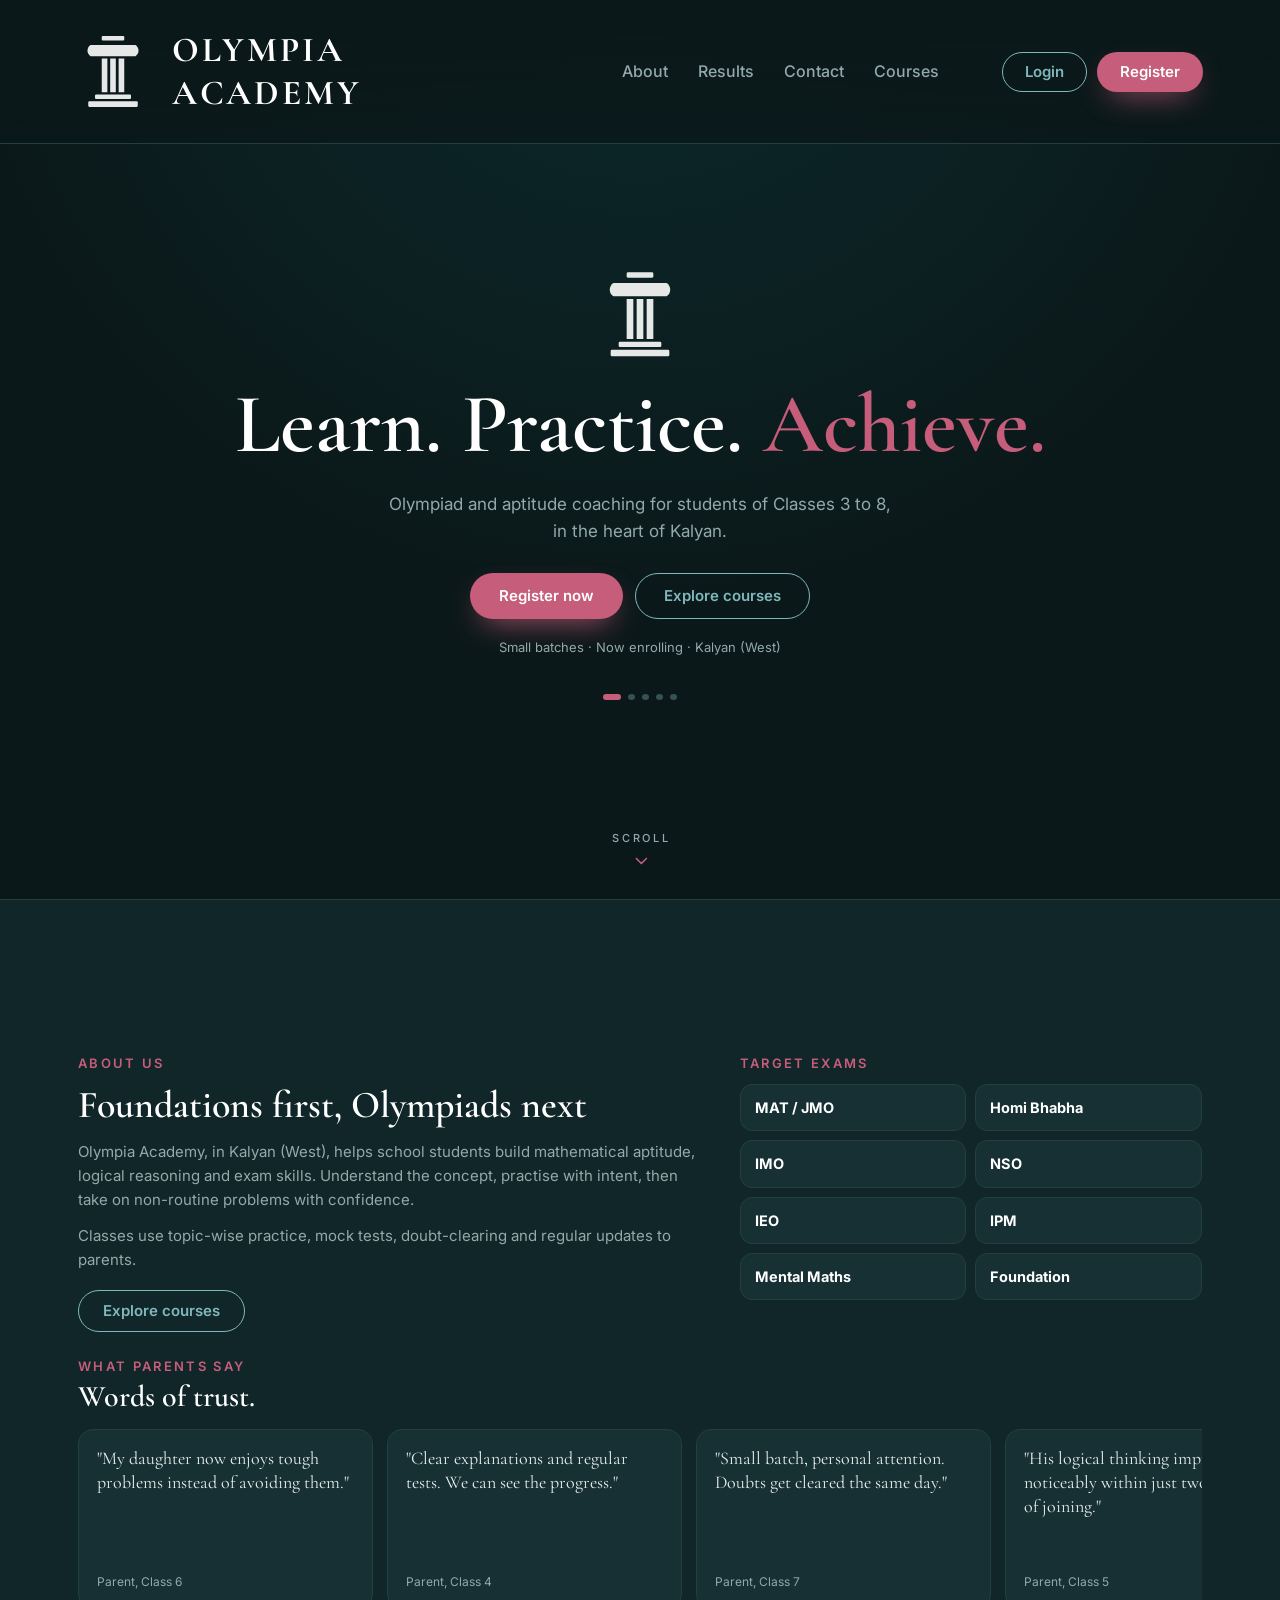
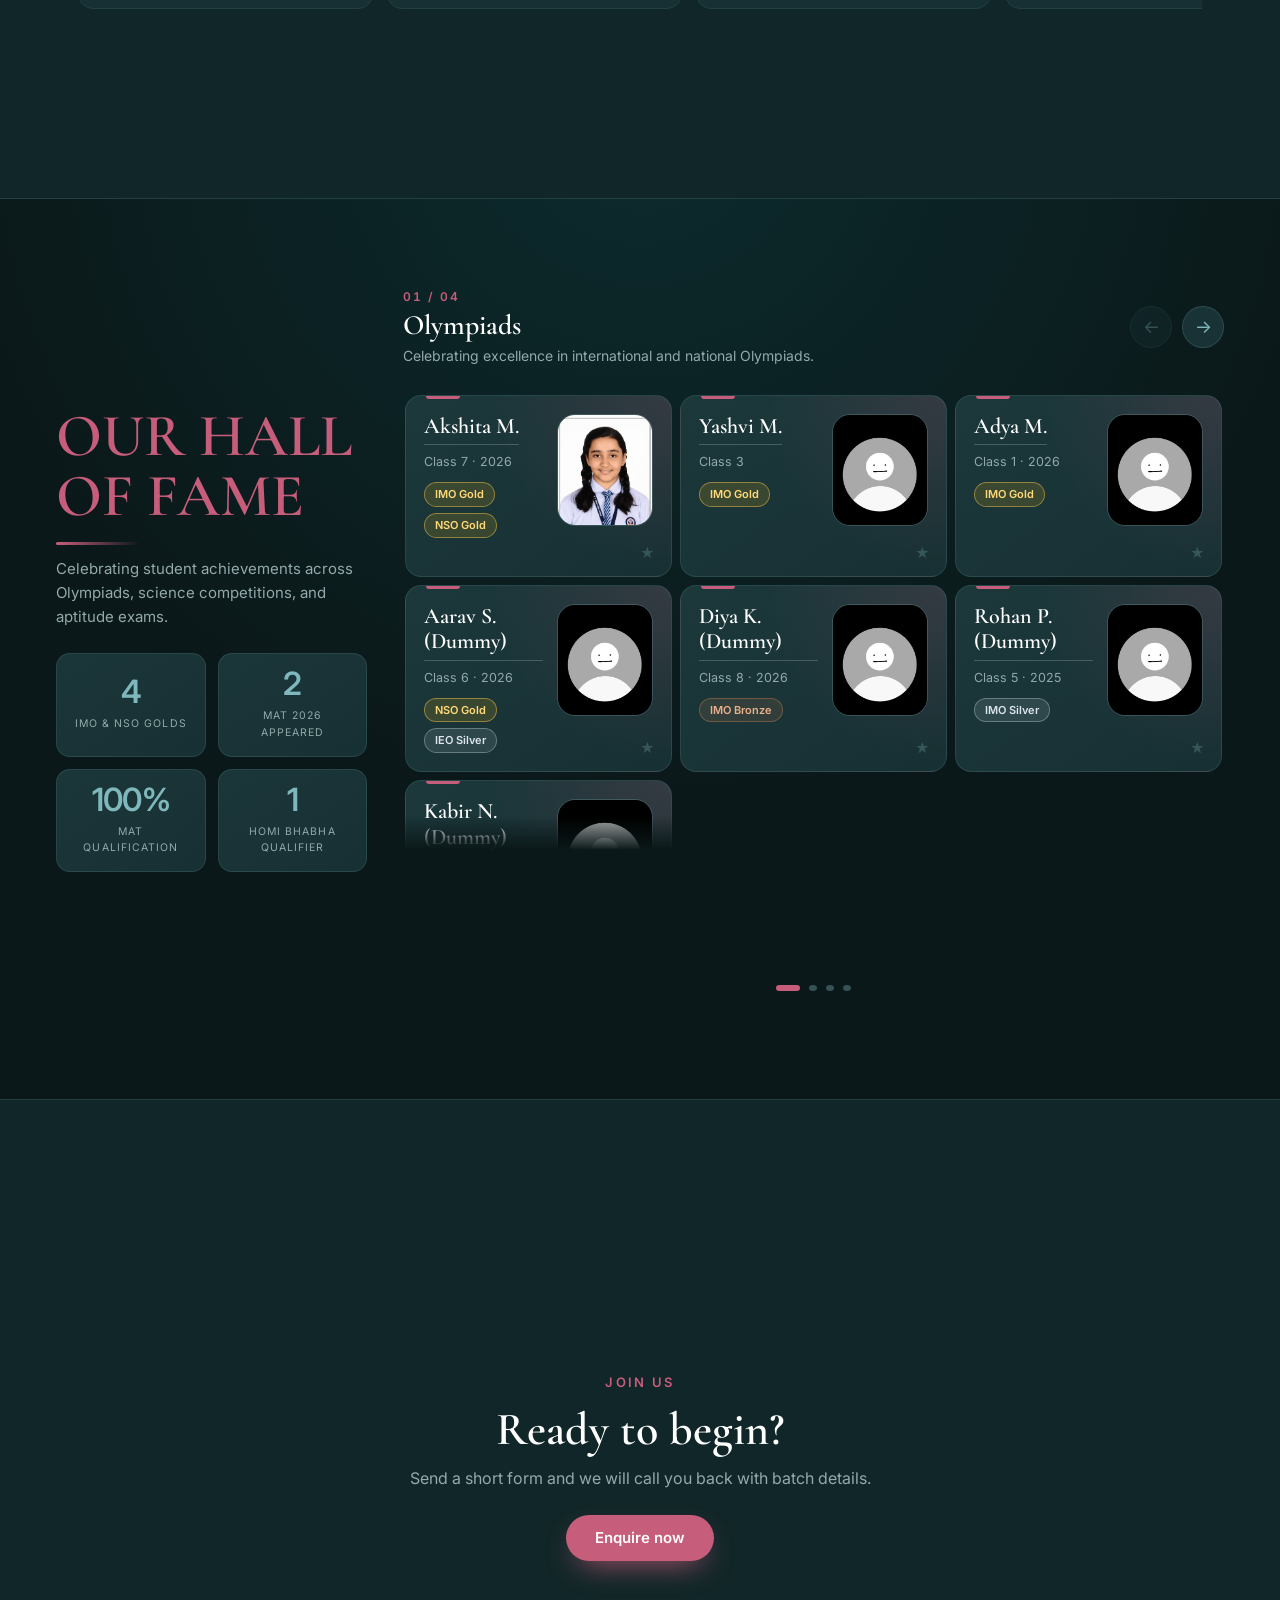
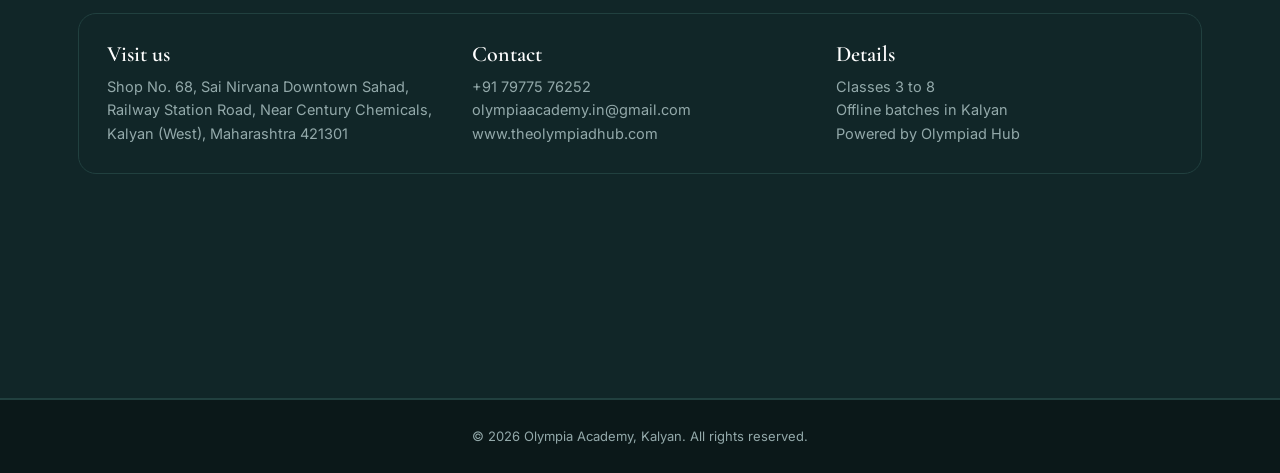
<file: index.html>
<!DOCTYPE html>
<html lang="en">

<head>
  <meta charset="UTF-8">
  <meta name="viewport" content="width=device-width, initial-scale=1, viewport-fit=cover">
  <title>Olympia Academy · Learn. Practice. Achieve.</title>
  <meta name="description" content="Olympia Academy, Kalyan: Olympiad, MAT and JMO coaching for Classes 3 to 8.">
  <meta property="og:title" content="Olympia Academy · Learn. Practice. Achieve.">
  <meta property="og:description" content="Olympiad, MAT and JMO coaching for Classes 3 to 8 in Kalyan (West).">
  <meta property="og:type" content="website">
  <link rel="icon" href="images/logo.svg" type="image/svg+xml">

  <link rel="preconnect" href="https://fonts.googleapis.com">
  <link rel="preconnect" href="https://fonts.gstatic.com" crossorigin>
  <link
    href="https://fonts.googleapis.com/css2?family=Cormorant+Garamond:wght@500;600;700&family=Inter:wght@400;500;600&display=swap"
    rel="stylesheet">
  <link rel="stylesheet" href="base.css">
  <link rel="stylesheet" href="header.css">
  <link rel="stylesheet" href="style.css">
</head>

<body>

  <div id="header-container"></div>

  <main>

    <section class="panel hero-panel" id="home">
      <div class="hero-carousel" id="heroCarousel">
        <div class="hero-track" id="heroTrack">
          <div class="hero-slide">
            <div class="hero">
              <img class="hero-emblem" src="images/logo.svg" alt="" aria-hidden="true">
              <h1>Learn. Practice. <span>Achieve.</span></h1>
              <p>Olympiad and aptitude coaching for students of Classes 3 to 8, in the heart of Kalyan.</p>
              <div class="hero-actions">
                <button type="button" class="btn btn-accent" data-open>Register now</button>
                <a class="btn btn-ghost" href="courses.html">Explore courses</a>
              </div>
              <small>Small batches · Now enrolling · Kalyan (West)</small>
            </div>
          </div>
        </div>
        <div class="hero-dots" id="heroDots"></div>
      </div>

      <a class="hint" href="#about" aria-label="Scroll to About">
        <span>SCROLL</span>
        <svg viewBox="0 0 24 24" aria-hidden="true">
          <path d="M6 9l6 6 6-6" />
        </svg>
      </a>
    </section>

    <section class="panel" id="about">
      <div class="wrap">
        <div class="cols">
          <div>
            <div class="eyebrow">About us</div>
            <h2>Foundations first, Olympiads next</h2>
            <p>Olympia Academy, in Kalyan (West), helps school students build mathematical aptitude, logical reasoning
              and exam skills. Understand the concept, practise with intent, then take on non-routine problems with
              confidence.</p>
            <p>Classes use topic-wise practice, mock tests, doubt-clearing and regular updates to parents.</p>
            <a class="btn btn-ghost about-cta" href="courses.html#programmes">Explore courses</a>
          </div>

          <div>
            <div class="eyebrow">Target exams</div>
            <div class="exams">
              <div class="exam"><b>MAT / JMO</b></div>
              <div class="exam"><b>Homi Bhabha</b></div>
              <div class="exam"><b>IMO</b></div>
              <div class="exam"><b>NSO</b></div>
              <div class="exam"><b>IEO</b></div>
              <div class="exam"><b>IPM</b></div>
              <div class="exam"><b>Mental Maths</b></div>
              <div class="exam"><b>Foundation</b></div>
            </div>
          </div>
        </div>

        <div class="testimony-heading">
          <div>
            <div class="eyebrow">What parents say</div>
            <h2>Words of trust.</h2>
          </div>
        </div>
        <div class="testimony-rail" id="testimonyRail"></div>
      </div>
    </section>

    <section class="panel" id="results">
      <div class="wrap results-layout">
        <div class="results-top">
          <div class="results-intro">
            <h2>OUR HALL OF FAME</h2>
            <p class="lead">Celebrating student achievements across Olympiads, science competitions, and aptitude exams.
            </p>
          </div>
          <div class="stats" id="statsContainer"></div>
        </div>

        <div class="results-content">
          <div class="category-header">
            <div class="category-title">
              <div class="category-number" id="categoryNumber">01 / 04</div>
              <h3 class="subheading" id="categoryTitle">Olympiads</h3>
              <p class="category-description" id="categoryDescription">
                Celebrating excellence in Olympiads.
              </p>
            </div>

            <div class="category-controls">
              <button type="button" class="category-arrow" id="prevCategory" aria-label="Previous category">
                &#8592;
              </button>
              <button type="button" class="category-arrow" id="nextCategory" aria-label="Next category">
                &#8594;
              </button>
            </div>
          </div>

          <div class="category-viewport" id="categoryViewport">
            <div class="category-track" id="categoryTrack"></div>
          </div>

          <div class="category-pagination" id="categoryPagination"></div>
        </div>
      </div>
    </section>

    <section class="panel" id="contact">
      <div class="wrap contact-inner">
        <div class="eyebrow">Join us</div>
        <h2>Ready to begin?</h2>
        <p class="lead">Send a short form and we will call you back with batch details.</p>
        <button type="button" class="btn btn-accent" data-open>Enquire now</button>

        <div class="cgrid">
          <div>
            <h3>Visit us</h3>
            Shop No. 68, Sai Nirvana Downtown Sahad,<br>
            Railway Station Road, Near Century Chemicals,<br>
            Kalyan (West), Maharashtra 421301
          </div>
          <div>
            <h3>Contact</h3>
            <a href="tel:+917977576252">+91 79775 76252</a><br>
            <a href="mailto:olympiaacademy.in@gmail.com">olympiaacademy.in@gmail.com</a><br>
            <a href="https://www.theolympiadhub.com" target="_blank"
              rel="noopener noreferrer">www.theolympiadhub.com</a>
          </div>
          <div>
            <h3>Details</h3>
            Classes 3 to 8<br>
            Offline batches in Kalyan<br>
            Powered by Olympiad Hub
          </div>
        </div>
      </div>
    </section>

  </main>

  <footer class="site-footer">
    © <span id="yr"></span> Olympia Academy, Kalyan. All rights reserved.
  </footer>

  <!-- Shared forms are loaded by home.js -->
  <div id="forms-container"></div>
  <script src="home.js" defer></script>
</body>

</html>
</file>
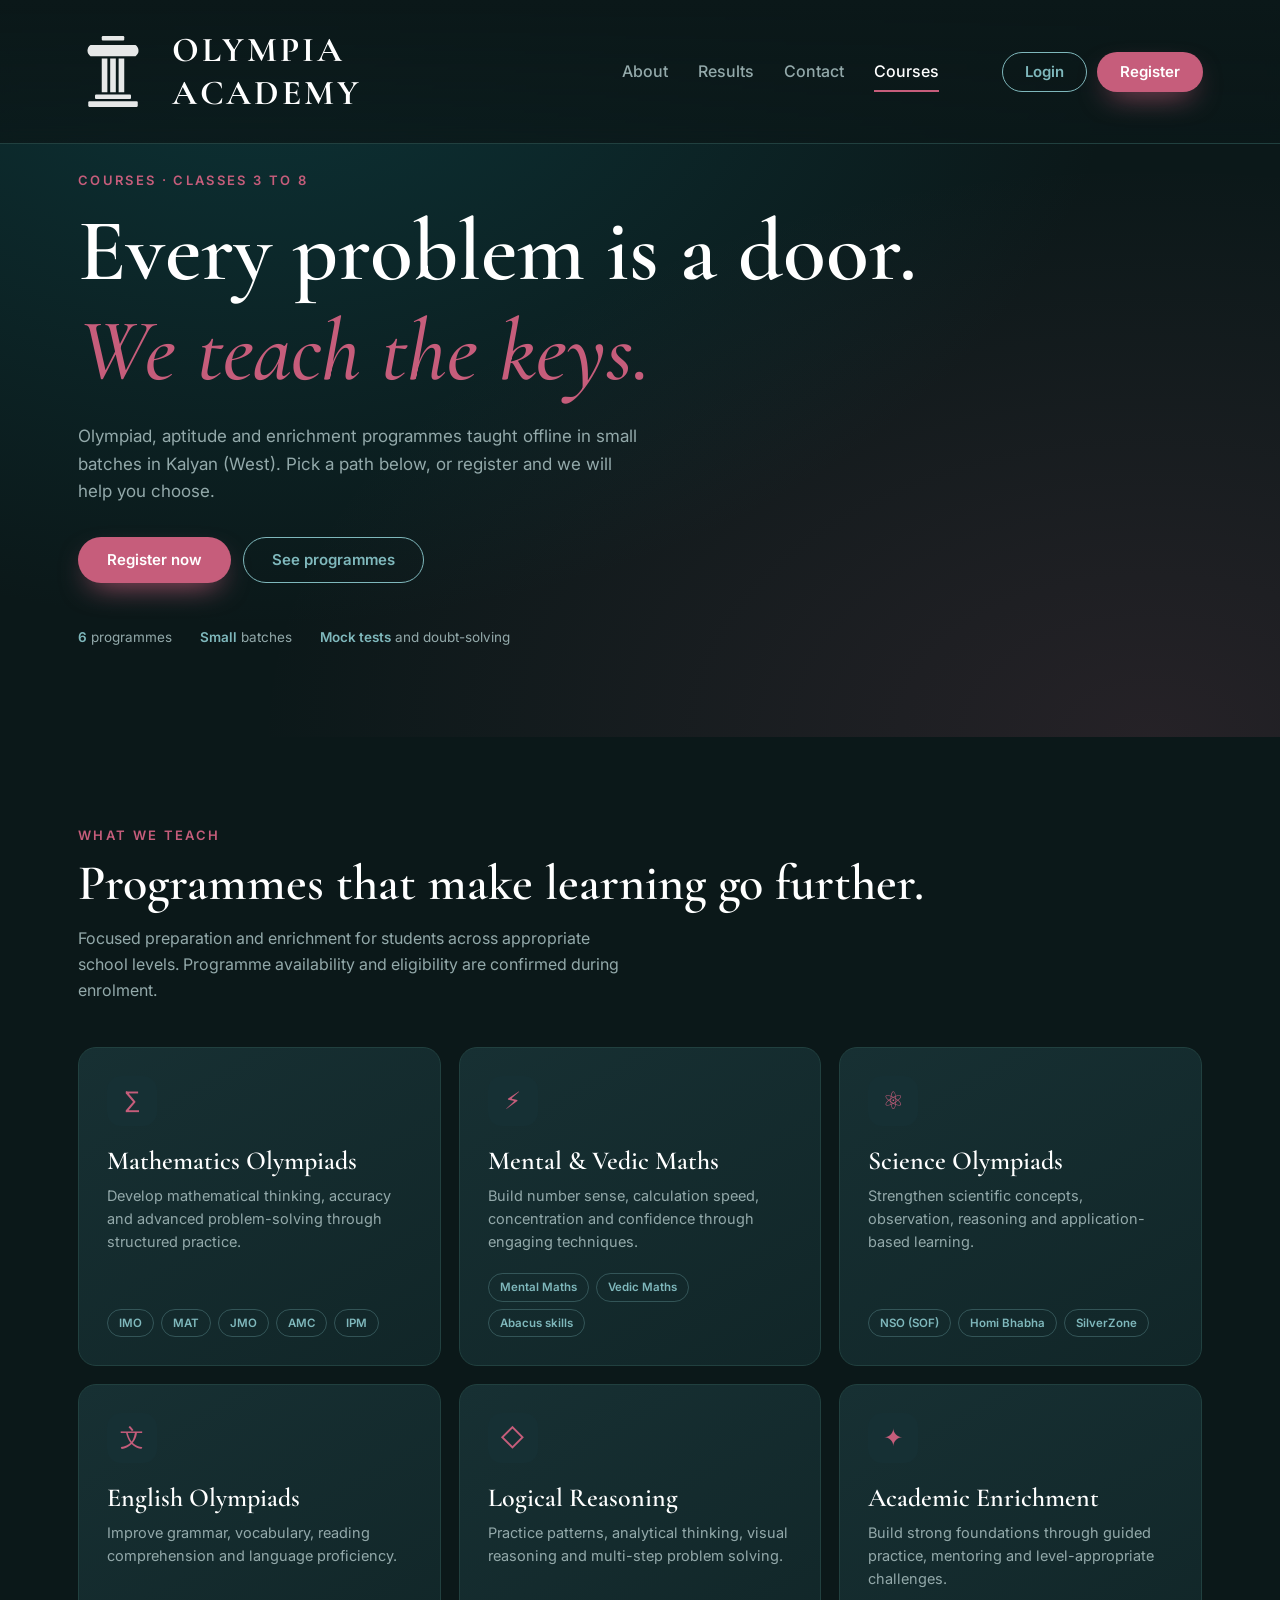
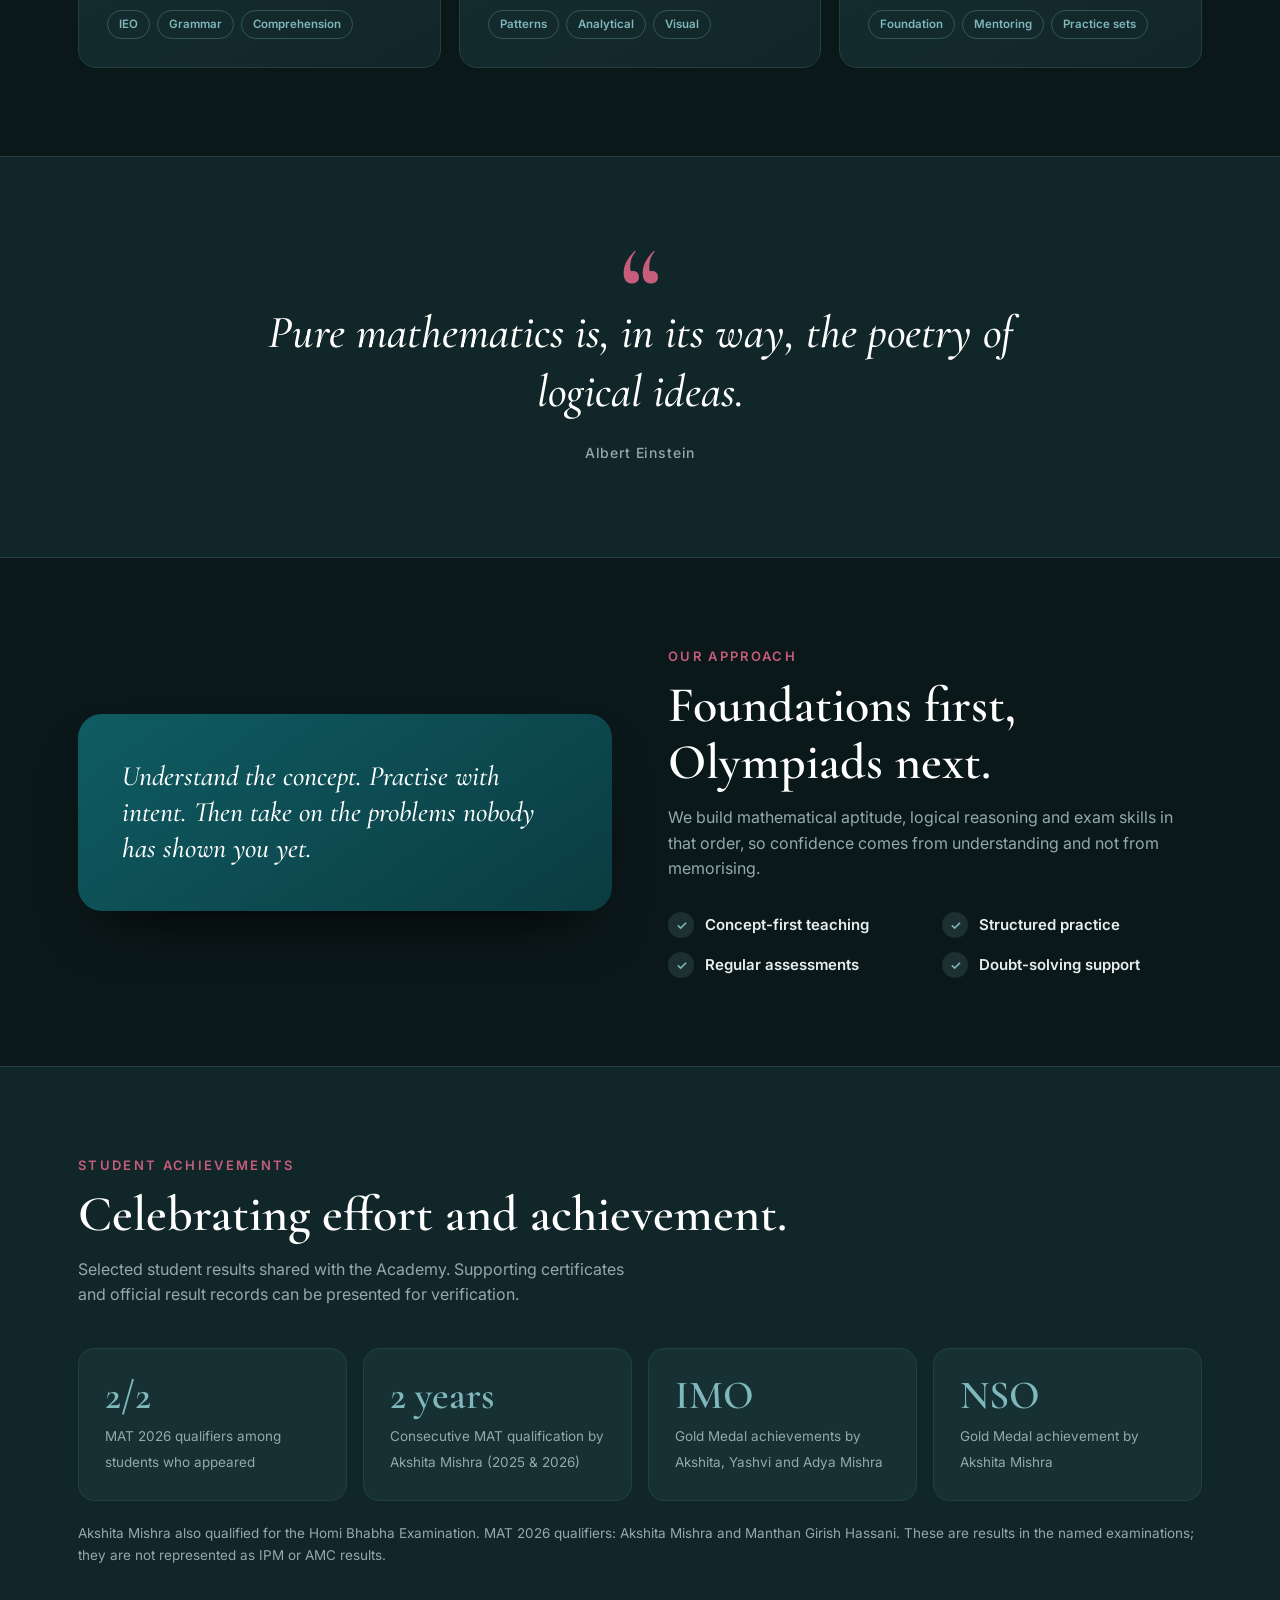
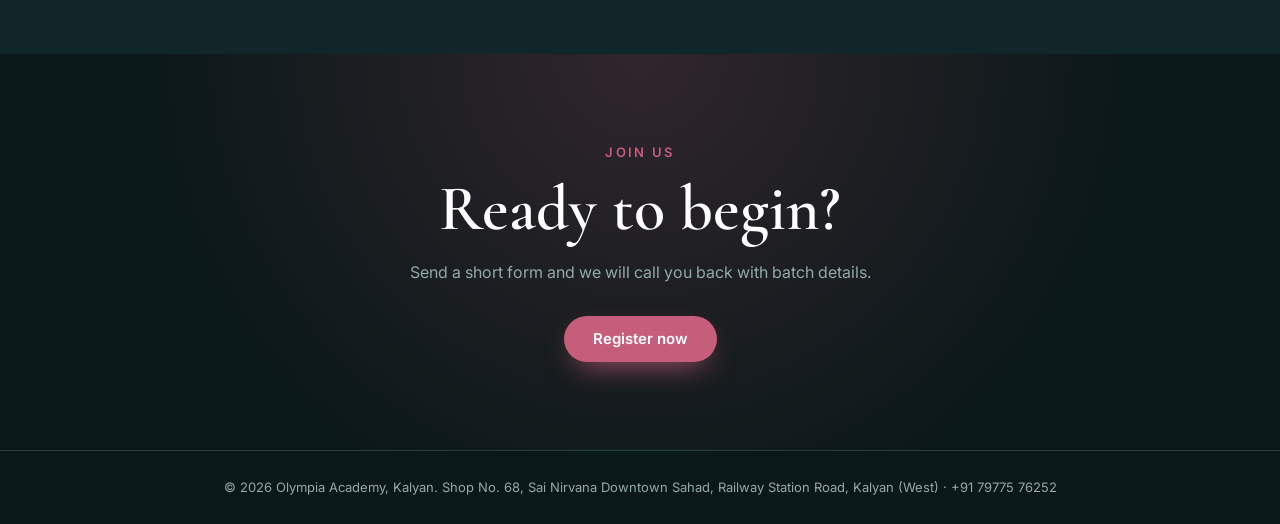
<file: courses.html>
<!DOCTYPE html>
<html lang="en">

<head>
  <meta charset="UTF-8">
  <meta name="viewport" content="width=device-width, initial-scale=1, viewport-fit=cover">
  <title>Explore Courses · Olympia Academy</title>
  <meta name="description"
    content="Olympiad, mental maths, science, English and reasoning programmes at Olympia Academy, Kalyan.">
  <meta property="og:title" content="Explore Courses · Olympia Academy">
  <meta property="og:description"
    content="Olympiad, mental maths, science, English and reasoning programmes for Classes 3 to 8 in Kalyan (West).">
  <meta property="og:type" content="website">
  <link rel="icon" href="images/logo.svg" type="image/svg+xml">

  <link rel="preconnect" href="https://fonts.googleapis.com">
  <link rel="preconnect" href="https://fonts.gstatic.com" crossorigin>
  <link
    href="https://fonts.googleapis.com/css2?family=Cormorant+Garamond:ital,wght@0,500;0,600;0,700;1,500&family=Inter:wght@400;500;600&display=swap"
    rel="stylesheet">
  <link rel="stylesheet" href="base.css">
  <link rel="stylesheet" href="header.css">
  <link rel="stylesheet" href="courses.css">
</head>

<body>

  <div id="header-container"></div>

  <main>
    <section class="hero">
      <div class="wrap">
        <div class="eyebrow">Courses · Classes 3 to 8</div>
        <h1>Every problem is a door. <em>We teach the keys.</em></h1>
        <p class="lead">Olympiad, aptitude and enrichment programmes taught offline in small batches in Kalyan (West).
          Pick a path below, or register and we will help you choose.</p>
        <div class="actions">
          <button type="button" class="btn btn-accent" data-open>Register now</button>
          <a class="btn btn-ghost" href="#programmes">See programmes</a>
        </div>
        <div class="hero-meta">
          <span><b>6</b> programmes</span>
          <span><b>Small</b> batches</span>
          <span><b>Mock tests</b> and doubt-solving</span>
        </div>
      </div>
    </section>

    <section class="courses-section" id="programmes">
      <div class="wrap">
        <div class="eyebrow rv">What we teach</div>
        <h2 class="rv">Programmes that make learning go further.</h2>
        <p class="lead rv">Focused preparation and enrichment for students across appropriate school levels. Programme
          availability and eligibility are confirmed during enrolment.</p>
        <div class="grid">
          <article class="course rv">
            <div class="ico" aria-hidden="true">∑</div>
            <h3>Mathematics Olympiads</h3>
            <p>Develop mathematical thinking, accuracy and advanced problem-solving through structured practice.</p>
            <div class="tags"><span>IMO</span><span>MAT</span><span>JMO</span><span>AMC</span><span>IPM</span></div>
          </article>
          <article class="course rv">
            <div class="ico" aria-hidden="true">⚡</div>
            <h3>Mental &amp; Vedic Maths</h3>
            <p>Build number sense, calculation speed, concentration and confidence through engaging techniques.</p>
            <div class="tags"><span>Mental Maths</span><span>Vedic Maths</span><span>Abacus skills</span></div>
          </article>
          <article class="course rv">
            <div class="ico" aria-hidden="true">⚛</div>
            <h3>Science Olympiads</h3>
            <p>Strengthen scientific concepts, observation, reasoning and application-based learning.</p>
            <div class="tags"><span>NSO (SOF)</span><span>Homi Bhabha</span><span>SilverZone</span></div>
          </article>
          <article class="course rv">
            <div class="ico" aria-hidden="true">文</div>
            <h3>English Olympiads</h3>
            <p>Improve grammar, vocabulary, reading comprehension and language proficiency.</p>
            <div class="tags"><span>IEO</span><span>Grammar</span><span>Comprehension</span></div>
          </article>
          <article class="course rv">
            <div class="ico" aria-hidden="true">◇</div>
            <h3>Logical Reasoning</h3>
            <p>Practice patterns, analytical thinking, visual reasoning and multi-step problem solving.</p>
            <div class="tags"><span>Patterns</span><span>Analytical</span><span>Visual</span></div>
          </article>
          <article class="course rv">
            <div class="ico" aria-hidden="true">✦</div>
            <h3>Academic Enrichment</h3>
            <p>Build strong foundations through guided practice, mentoring and level-appropriate challenges.</p>
            <div class="tags"><span>Foundation</span><span>Mentoring</span><span>Practice sets</span></div>
          </article>
        </div>
      </div>
    </section>

    <div class="quote-band">
      <div class="wrap rv">
        <span class="mark" aria-hidden="true">“</span>
        <blockquote>Pure mathematics is, in its way, the poetry of logical ideas.</blockquote>
        <cite>Albert Einstein</cite>
      </div>
    </div>

    <section class="courses-section" id="approach">
      <div class="wrap approach">
        <div class="panel rv">
          <p>Understand the concept. Practise with intent. Then take on the problems nobody has shown you yet.</p>
        </div>
        <div class="rv">
          <div class="eyebrow">Our approach</div>
          <h2>Foundations first, Olympiads next.</h2>
          <p class="lead">We build mathematical aptitude, logical reasoning and exam skills in that order, so confidence
            comes from understanding and not from memorising.</p>
          <div class="checks">
            <span class="check">Concept-first teaching</span>
            <span class="check">Structured practice</span>
            <span class="check">Regular assessments</span>
            <span class="check">Doubt-solving support</span>
          </div>
        </div>
      </div>
    </section>

    <section class="courses-section alt" id="achievements">
      <div class="wrap">
        <div class="eyebrow rv">Student achievements</div>
        <h2 class="rv">Celebrating effort and achievement.</h2>
        <p class="lead rv">Selected student results shared with the Academy. Supporting certificates and official result
          records can be presented for verification.</p>
        <div class="stats">
          <div class="stat rv"><b>2/2</b><span>MAT 2026 qualifiers among students who appeared</span></div>
          <div class="stat rv"><b>2 years</b><span>Consecutive MAT qualification by Akshita Mishra (2025 &amp;
              2026)</span></div>
          <div class="stat rv"><b>IMO</b><span>Gold Medal achievements by Akshita, Yashvi and Adya Mishra</span></div>
          <div class="stat rv"><b>NSO</b><span>Gold Medal achievement by Akshita Mishra</span></div>
        </div>
        <p class="note rv">Akshita Mishra also qualified for the Homi Bhabha Examination. MAT 2026 qualifiers: Akshita
          Mishra and Manthan Girish Hassani. These are results in the named examinations; they are not represented as
          IPM or AMC results.</p>
      </div>
    </section>

    <section class="courses-section cta">
      <div class="wrap rv">
        <div class="eyebrow">Join us</div>
        <h2>Ready to begin?</h2>
        <p class="lead">Send a short form and we will call you back with batch details.</p>
        <button type="button" class="btn btn-accent" data-open>Register now</button>
      </div>
    </section>
  </main>

  <footer class="site-footer">
    © <span id="yr"></span> Olympia Academy, Kalyan. Shop No. 68, Sai Nirvana Downtown Sahad, Railway Station Road,
    Kalyan (West) · <a href="tel:+917977576252">+91 79775 76252</a>
  </footer>

  <!-- Shared forms are loaded by courses.js -->
  <div id="forms-container"></div>

  <script src="courses.js" defer></script>
</body>

</html>
</file>
<file: base.css>
/* =========================================================
   OLYMPIA ACADEMY — BASE STYLESHEET
   Theme tokens, reset, typography, buttons, modals, footer
   ========================================================= */

/* THEME TOKENS */
:root {
  --main: #0F5C63;
  --main-hi: #7fb8bc;
  --accent: #C65D7B;
  --accent-hover: #b5516e;
  --bg: #0b1819;
  --panel: #112628;
  --panel2: #163034;
  --line: #21403f;
  --text: #e8eeee;
  --muted: #93a9aa;
  --serif: "Cormorant Garamond", Georgia, serif;
  --sans: "Inter", system-ui, -apple-system, sans-serif;
  --radius: 14px;
  --transition: .25s ease;
}

/* RESET */
*,
*::before,
*::after {
  margin: 0;
  box-sizing: border-box;
}

/* HTML */
html {
  scroll-behavior: smooth;
  scroll-padding-top: var(--header-offset, 144px);
  scrollbar-width: thin;
  scrollbar-color: rgba(127, 184, 188, .4) var(--bg);
  -webkit-text-size-adjust: 100%;
}

/* SCROLLBAR */
::-webkit-scrollbar {
  width: 6px;
  height: 6px;
}

::-webkit-scrollbar-track {
  background: var(--bg);
}

::-webkit-scrollbar-thumb {
  border-radius: 999px;
  background: rgba(127, 184, 188, .35);
}

::-webkit-scrollbar-thumb:hover {
  background: var(--main-hi);
}

/* BODY */
body {
  min-height: 100vh;
  min-height: 100dvh;
  background: var(--bg);
  color: var(--text);
  font-family: var(--sans);
  line-height: 1.6;
  -webkit-tap-highlight-color: transparent;
}

/* LOCK BACKGROUND WHEN MODAL IS OPEN */
body.modal-open {
  overflow: hidden;
}

/* GENERAL ELEMENTS */
a {
  color: inherit;
  text-decoration: none;
}

img {
  display: block;
  max-width: 100%;
}

button {
  font: inherit;
  color: inherit;
}

:focus-visible {
  outline: 2px solid var(--main-hi);
  outline-offset: 3px;
}

/* TYPOGRAPHY */
h1,
h2,
h3 {
  font-family: var(--serif);
  font-weight: 600;
  line-height: 1.14;
  color: #fff;
}

h2 {
  margin-bottom: 10px;
  font-size: clamp(28px, 4.5vw, 46px);
}

.eyebrow {
  margin-bottom: 10px;
  color: var(--accent);
  font-size: 13px;
  font-weight: 600;
  letter-spacing: .18em;
  text-transform: uppercase;
}

.lead {
  max-width: 560px;
  color: var(--muted);
  font-size: 16px;
}

/* CONTENT WRAPPER */
.wrap {
  width: 100%;
  max-width: 1180px;
  margin: 0 auto;
  padding: 0 28px;
}

/* BUTTONS */
.btn {
  display: inline-flex;
  align-items: center;
  justify-content: center;
  gap: 8px;
  padding: 13px 28px;
  border: 1.5px solid transparent;
  border-radius: 999px;
  background: transparent;
  font: 600 15px/1.2 var(--sans);
  cursor: pointer;
  transition: background var(--transition),
    color var(--transition),
    border-color var(--transition),
    transform var(--transition),
    box-shadow var(--transition);
}

.btn-accent {
  background: var(--accent);
  color: #fff;
  box-shadow: 0 12px 30px -12px var(--accent);
}

.btn-accent:hover {
  background: var(--accent-hover);
  transform: translateY(-2px);
}

.btn-ghost {
  border-color: var(--main-hi);
  background: transparent;
  color: var(--main-hi);
}

.btn-ghost:hover {
  background: var(--main-hi);
  color: var(--bg);
}

.btn-main {
  background: var(--main);
  color: #fff;
}

.btn-main:hover {
  background: #13727a;
}

/* FOOTER */
.site-footer {
  padding: 26px 20px calc(26px + env(safe-area-inset-bottom, 0px));
  border-top: 1px solid var(--line);
  background: var(--bg);
  color: var(--muted);
  font-size: 13px;
  text-align: center;
}

.site-footer a:hover {
  color: var(--main-hi);
}

/* =========================================================
   MODALS & FORMS
   ========================================================= */

/* MODAL BACKDROP */
.modal {
  position: fixed;
  z-index: 50;
  inset: 0;
  display: none;
  align-items: center;
  justify-content: center;
  padding: 60px;
  background: rgba(5, 12, 13, .75);
  backdrop-filter: blur(4px);
  overscroll-behavior: contain;
}

.modal.open {
  display: flex;
}

/* MODAL BOX */
.box {
  position: relative;
  width: 100%;
  max-width: 460px;
  max-height: 92vh;
  max-height: 92dvh;

  overflow-y: auto;
  overflow-x: hidden;
  overscroll-behavior: contain;
  -webkit-overflow-scrolling: touch;

  padding: 34px;
  scroll-padding-block: 24px;

  border: 1px solid var(--line);
  border-radius: 20px;
  background: var(--panel);

  scrollbar-width: none;
  animation: modal-pop .25s ease;
}

.box::-webkit-scrollbar {
  display: none;
}

/* REGISTRATION MODAL */
#regModal .box {
  max-width: 860px;
  padding: 34px 38px;
}

/* REGISTRATION GRID — two columns:
   left  = student fields
   right = exam chips on top, message below
   bottom = submit button spanning the full width */
.reg-grid {
  display: grid;
  grid-template-columns: minmax(0, 1.1fr) minmax(0, .9fr);
  grid-template-areas:
    "fields chips"
    "fields message"
    "submit submit";
  grid-template-rows: auto 1fr auto;
  gap: 18px 32px;
  align-items: start;
}

.reg-col {
  grid-area: fields;
}

/* display: contents lets the right-side children (chips block, message
   block, submit button) join .reg-grid directly so they can be placed
   by area name without changing your HTML */
.reg-col-side {
  display: contents;
}

.reg-col-side > :nth-child(1) {
  grid-area: chips;
}

.reg-col-side > :nth-child(2) {
  grid-area: message;
  align-self: stretch;
  display: flex;
  flex-direction: column;
}

/* message box grows to fill the space under the chips */
.reg-col-side > :nth-child(2) textarea {
  flex: 1;
  min-height: 110px;
}

.reg-col,
.reg-col-side > * {
  min-width: 0;
}

/* line up the first heading of every column */
.reg-col > :first-child,
.reg-col-side > * > :first-child {
  margin-top: 4px;
}

/* REGISTRATION SUBMIT BUTTON */
#regModal .box .btn {
  grid-area: submit;
  justify-self: stretch;
  width: 100%;
  height: 40px;
  margin-top: 6px;
  border-radius: 999px;
  font-size: 15px;
}

/* MODAL ANIMATION */
@keyframes modal-pop {
  from {
    opacity: 0;
    transform: translateY(12px);
  }
}

/* CLOSE BUTTON */
.modal-close {
  position: absolute;
  top: 12px;
  right: 16px;
  display: grid;
  place-items: center;
  width: 36px;
  height: 36px;
  border: 0;
  border-radius: 50%;
  background: transparent;
  color: var(--muted);
  font-size: 24px;
  line-height: 1;
  cursor: pointer;
  transition: background var(--transition), color var(--transition);
}

.modal-close:hover {
  background: rgba(127, 184, 188, .12);
  color: #fff;
}

/* MODAL HEADINGS
   padding-right keeps long titles from running under the close button */
.box h3 {
  padding-right: 36px;
  color: #fff;
  font-size: 30px;
}

.box p.s {
  margin: 4px 0 14px;
  color: var(--muted);
  font-size: 14px;
}

/* GENERAL MODAL BUTTON */
.box .btn {
  width: 100%;
  margin-top: 18px;
}

/* FORM LABELS */
.modal label,
.modal .lbl {
  display: block;
  margin: 12px 0 5px;
  color: var(--text);
  font-size: 13px;
  font-weight: 600;
}

/* FORM INPUTS */
.modal input,
.modal select,
.modal textarea {
  width: 100%;
  min-width: 0;
  padding: 10px 13px;
  border: 1px solid var(--line);
  border-radius: 10px;
  background: var(--bg);
  color: var(--text);
  font: 15px var(--sans);
}

/* MESSAGE TEXTAREA */
.modal textarea {
  min-height: 140px;
  resize: vertical;
  line-height: 1.6;
}

/* INPUT FOCUS */
.modal input:focus,
.modal select:focus,
.modal textarea:focus {
  border-color: transparent;
  outline: 2px solid var(--main-hi);
}

/* FORM ROW */
.row {
  display: grid;
  grid-template-columns: 1fr 1fr;
  gap: 12px;
}

/* EXAM CHIPS
   position: relative anchors the visually-hidden checkboxes so the modal
   doesn't jump/scroll to a stray input when a chip is focused on mobile */
.chips {
  position: relative;
  display: flex;
  flex-wrap: wrap;
  gap: 8px;
  align-content: flex-start;
}

.chips input {
  position: absolute;
  width: 1px;
  height: 1px;
  opacity: 0;
  pointer-events: none;
}

.chips label {
  margin: 0;
  padding: 7px 12px;
  border: 1px solid var(--line);
  border-radius: 99px;
  background: var(--bg);
  color: var(--muted);
  font-size: 12.5px;
  font-weight: 500;
  white-space: nowrap;
  cursor: pointer;
  transition: border-color var(--transition),
    background var(--transition),
    color var(--transition);
}

.chips label:hover {
  border-color: var(--main-hi);
}

.chips input:checked + label {
  border-color: var(--main-hi);
  background: var(--main);
  color: #fff;
}

.chips input:focus-visible + label {
  outline: 2px solid var(--main-hi);
  outline-offset: 2px;
}

/* SUCCESS MESSAGE */
.ok {
  display: none;
  padding: 20px 0;
  text-align: center;
}

.ok b {
  color: var(--main-hi);
  font: 600 28px var(--serif);
}

.ok p {
  margin-top: 8px;
  color: var(--muted);
}
.modal label:has(+ :required)::after,
.modal .lbl.req::after {
  content: " *";
  color: var(--accent);
}

.field-error {
  margin-top: 8px;
  color: #f08ca6;
  font-size: 13px;
}

.chips.invalid label {
  border-color: var(--accent);
}

/* =========================================================
   RESPONSIVE  (widest -> narrowest)
   ========================================================= */

/* TABLET: registration grid stacks */
@media (max-width: 720px) {
  .reg-grid {
    grid-template-columns: 1fr;
    grid-template-areas:
      "fields"
      "chips"
      "message"
      "submit";
    grid-template-rows: none;
    gap: 18px;
  }

  .reg-col-side > :nth-child(2) textarea {
    flex: none;
  }
}

/* MOBILE */
@media (max-width: 650px) {
  .wrap {
    padding: 0 20px;
  }

  /* Modal fills the screen with a small gutter and respects notches */
  .modal {
    padding: max(12px, env(safe-area-inset-top, 0px)) 12px max(12px, env(safe-area-inset-bottom, 0px));
  }

  .box,
  #regModal .box {
    max-height: 94vh;
    max-height: 94dvh;
    padding: 26px 22px;
    border-radius: 18px;
  }

  .box h3 {
    font-size: 26px;
  }

  /* Bigger tap target for the close button */
  .modal-close {
    top: 10px;
    right: 12px;
    width: 40px;
    height: 40px;
  }

  /* 16px stops iOS from zooming into inputs on focus */
  .modal input,
  .modal select,
  .modal textarea {
    padding: 11px 13px;
    font-size: 16px;
  }

  .modal textarea {
    min-height: 110px;
  }

  /* Easier-to-tap chips */
  .chips {
    gap: 8px;
  }

  .chips label {
    padding: 9px 14px;
    font-size: 13px;
  }

  #regModal .box .btn {
    min-height: 52px;
  }
}

/* LARGE PHONES: fields and sections go single column */
@media (max-width: 560px) {
  .row {
    grid-template-columns: 1fr;
    gap: 0;
  }
}

/* SMALL MOBILE */
@media (max-width: 480px) {
  .box,
  #regModal .box {
    padding: 24px 18px;
  }

  .box h3 {
    font-size: 24px;
  }

  .reg-grid {
    gap: 14px;
  }
}

/* =========================================================
   REDUCED MOTION
   ========================================================= */

@media (prefers-reduced-motion: reduce) {
  html {
    scroll-behavior: auto !important;
  }

  *,
  *::before,
  *::after {
    animation-duration: .01ms !important;
    animation-iteration-count: 1 !important;
    transition-duration: .01ms !important;
  }
}
</file>
<file: header.css>
/* =========================================================
   OLYMPIA ACADEMY — SHARED HEADER
   ---------------------------------------------------------
   1. Variables
   2. Desktop header (above 1260px)
   3. Two-row layout          (1260px and below)
   4. Fluid sizing            (421px – 1260px)
   5. Phones                  (420px and below)
   6. Very small phones       (340px and below)
   7. Reduced motion
   ========================================================= */

/* 1. VARIABLES */
:root {
  --header-offset: 144px;
}

/* 2. DESKTOP HEADER */
header {
  position: fixed;
  z-index: 20;
  top: 0;
  right: 0;
  left: 0;
  display: flex;
  align-items: center;
  justify-content: space-between;
  gap: 60px;
  height: 144px;
  padding: 0 clamp(24px, 6vw, 124px);
  border-bottom: 1px solid var(--line);
  background: linear-gradient(var(--bg), rgba(11, 24, 25, .82));
  backdrop-filter: blur(8px);
  transition: height .4s cubic-bezier(.2, .75, .25, 1), padding .4s cubic-bezier(.2, .75, .25, 1), background .3s ease, box-shadow .3s ease;
}

header.is-compact {
  height: 68px;
  padding: 0 30px;
  background: rgba(11, 24, 25, .95);
  box-shadow: 0 8px 28px rgba(0, 0, 0, .2);
}

/* Brand */
.brand {
  display: flex;
  align-items: center;
  gap: 23px;
  text-decoration: none;
  transition: gap .4s cubic-bezier(.2, .75, .25, 1);
}

header.is-compact .brand {
  gap: 14px;
}

.brand-logo {
  width: 72px;
  height: 96px;
  transition: width .4s cubic-bezier(.2, .75, .25, 1), height .4s cubic-bezier(.2, .75, .25, 1);
}

header.is-compact .brand-logo {
  width: 28px;
  height: 32px;
}

.brand-name {
  display: grid;
  align-items: center;
  color: #fff;
  font-family: var(--serif);
  font-size: 35px;
  font-weight: 700;
  letter-spacing: .08em;
  line-height: 1.15;
  transition: font-size .4s cubic-bezier(.2, .75, .25, 1), letter-spacing .4s ease;
}

header.is-compact .brand-name {
  font-size: 21px;
  letter-spacing: .05em;
}

.brand-stacked,
.brand-inline {
  grid-area: 1 / 1;
  transition: opacity .3s ease, transform .4s cubic-bezier(.2, .75, .25, 1);
}

.brand-stacked {
  display: flex;
  flex-direction: column;
  gap: 2px;
}

.brand-inline {
  display: flex;
  align-items: center;
  gap: 7px;
  white-space: nowrap;
  opacity: 0;
  transform: translateY(8px);
  pointer-events: none;
}

.brand-inline i {
  color: var(--accent);
  font-style: normal;
}

header.is-compact .brand-stacked {
  opacity: 0;
  transform: translateY(-8px);
  pointer-events: none;
}

header.is-compact .brand-inline {
  opacity: 1;
  transform: none;
  pointer-events: auto;
}

/* Navigation links */
.links {
  display: flex;
  align-items: center;
  gap: 30px;
  color: var(--muted);
  font-size: 16px;
  font-weight: 500;
  transition: gap .35s ease, font-size .35s ease;
}

header.is-compact .links {
  font-size: 14px;
}

.links a {
  position: relative;
  padding: 8px 0;
  transition: color var(--transition);
}

.links a:hover,
.links a.on {
  color: #fff;
}

.links a::after {
  content: "";
  position: absolute;
  bottom: 0;
  left: 0;
  width: 0;
  height: 2px;
  background: var(--accent);
  transition: width .3s ease;
}

.links a:hover::after,
.links a.on::after {
  width: 100%;
}

/* Login / Register */
.header-actions {
  display: flex;
  align-items: center;
  gap: 10px;
}

header #loginBtn,
header .header-register {
  padding: 10px 22px;
  font-size: 15px;
  white-space: nowrap;
}

header.is-compact #loginBtn,
header.is-compact .header-register {
  padding: 8px 18px;
  font-size: 13.5px;
}

/* =========================================================
   3. TWO-ROW LAYOUT (1260px and below)
      row 1: brand | login + register
      row 2: nav links
   ========================================================= */
@media (max-width: 1260px) {
  header,
  header.is-compact {
    display: grid;
    grid-template-columns: minmax(0, 1fr) auto;
    grid-template-areas:
      "brand actions"
      "links links";
    align-items: center;
    column-gap: 8px;
    row-gap: 10px;
    height: auto;
    padding: 10px 16px 8px;
    background: rgba(11, 24, 25, .96);
    box-shadow: none;
  }

  /* Brand */
  header .brand,
  header.is-compact .brand {
    grid-area: brand;
    min-width: 0;
  }

  header .brand-logo,
  header.is-compact .brand-logo {
    flex: 0 0 auto;
    object-fit: contain;
  }

  header .brand-name,
  header.is-compact .brand-name {
    min-width: 0;
  }

  header .brand-stacked,
  header.is-compact .brand-stacked {
    display: none;
  }

  header .brand-inline,
  header.is-compact .brand-inline {
    gap: max(.4em, 5px);            /* space around the · scales with the text */
    opacity: 1;
    transform: none;
    pointer-events: auto;
  }

  /* Buttons */
  header .header-actions {
    grid-area: actions;
    justify-self: end;
  }

  /* Links row */
  header .links,
  header.is-compact .links {
    grid-area: links;
    justify-content: center;
    gap: clamp(12px, 4vw, 24px);
    width: 100%;
    padding-top: 6px;
    border-top: 1px solid rgba(127, 184, 188, .12);
    font-size: 13px;
  }

  header .links a {
    display: inline-flex;
    align-items: center;
    min-height: 36px;
    padding: 6px 4px;
  }
}

/* =========================================================
   4. FLUID SIZING (421px – 1260px)
      Brand, buttons and gaps all scale with screen width,
      larger at the top of the page, smaller once scrolled.
   ========================================================= */
@media (min-width: 421px) and (max-width: 1260px) {
  :root {
    --logo-w: clamp(32px, 5vw + 12px, 52px);               /* logo, top of page */
    --logo-w-c: clamp(24px, 2.2vw + 14px, 32px);           /* logo, compact */
    --header-offset: calc(var(--logo-w) * 1.15 + 71px);    /* keeps page content clear of the header */
  }

  header,
  header.is-compact {
    column-gap: clamp(8px, 1.2vw + 3px, 16px);             /* brand <-> buttons */
  }

  /* ----- top of page (larger) ----- */
  header .brand {
    gap: clamp(10px, 1.6vw + 4px, 18px);
  }

  header .brand-logo {
    width: var(--logo-w);
    height: calc(var(--logo-w) * 1.15);
  }

  header .brand-name {
    font-size: clamp(15px, 2.8vw + 5.5px, 30px);
    letter-spacing: .05em;
  }

  header .header-actions {
    gap: clamp(6px, .8vw + 3px, 10px);                     /* login <-> register */
  }

  header #loginBtn,
  header .header-register {
    min-height: clamp(38px, 2vw + 30px, 46px);
    padding: .7em clamp(13px, 3.4vw - 1px, 28px);          /* wider as the screen grows */
    font-size: clamp(12px, .9vw + 8.2px, 15px);
  }

  /* ----- after scrolling (compact) ----- */
  header.is-compact .brand {
    gap: clamp(8px, 1vw + 4px, 12px);
  }

  header.is-compact .brand-logo {
    width: var(--logo-w-c);
    height: calc(var(--logo-w-c) * 1.15);
  }

  header.is-compact .brand-name {
    font-size: clamp(14px, 1.9vw + 12px, 22px);
    letter-spacing: .04em;
  }

  header.is-compact .header-actions {
    gap: clamp(5px, .5vw + 3px, 8px);
  }

  header.is-compact #loginBtn,
  header.is-compact .header-register {
    min-height: clamp(34px, 1.2vw + 29px, 40px);
    padding: .65em clamp(11px, 2.8vw - 1px, 22px);
    font-size: clamp(11px, .6vw + 9px, 13.5px);
  }
}

/* =========================================================
   5. PHONES (420px and below)
   ========================================================= */
@media (max-width: 420px) {
  :root {
    --header-offset: 100px;
  }

  header,
  header.is-compact {
    padding: 8px 12px;
  }

  header .brand,
  header.is-compact .brand {
    gap: 7px;
  }

  header .brand-logo,
  header.is-compact .brand-logo {
    width: 24px;
    height: 28px;
  }

  header .brand-name,
  header.is-compact .brand-name {
    font-size: clamp(11px, 5vw, 15px);
    letter-spacing: .02em;
  }

  header .header-actions {
    gap: 5px;
  }

  header #loginBtn,
  header.is-compact #loginBtn,
  header .header-register,
  header.is-compact .header-register {
    min-height: 30px;
    padding: 2px 12px;
    font-size: 10.5px;
  }

  header .links,
  header.is-compact .links {
    justify-content: space-around;
    gap: 0;
    font-size: 12px;
  }
}

/* =========================================================
   6. VERY SMALL PHONES (340px and below)
   ========================================================= */
@media (max-width: 340px) {
  header,
  header.is-compact {
    column-gap: 5px;
    padding-inline: 10px;
  }

  header .brand,
  header.is-compact .brand {
    gap: 5px;
  }

  header .brand-logo,
  header.is-compact .brand-logo {
    width: 20px;
    height: 24px;
  }

  header .brand-name,
  header.is-compact .brand-name {
    font-size: 13.9px;
  }

  header .header-actions {
    gap: 3px;
  }
    header #loginBtn,
  header.is-compact #loginBtn,
  header .header-register,
  header.is-compact .header-register {
    min-height: 30px;
    padding: 2px 10px;
    font-size: 10.5px;
  }
}

/* 7. REDUCED MOTION */
@media (prefers-reduced-motion: reduce) {
  header,
  header * {
    transition: none !important;
  }
}
</file>
<file: style.css>
/* =========================================================
   OLYMPIA ACADEMY — HOME PAGE STYLESHEET
   Snap-scrolling sections + carousels
   ========================================================= */

html {
  scroll-padding-top: var(--header-offset, 144px);
  scroll-snap-type: y mandatory;
}

.panel {
  position: relative;
  display: flex;
  align-items: center;
  min-height: 100vh;   /* fallback for browsers without dvh */
  min-height: 100dvh;
  padding: 96px 0 48px;
  scroll-snap-align: start;
}

#contact.panel {
  scroll-margin-top: -20px;
}

.site-footer {
  scroll-snap-align: end;
}

.panel:nth-child(odd) {
  background: radial-gradient(circle at 50% -10%, rgba(15, 92, 99, .28), transparent 60%), var(--bg);
}

.panel:nth-child(even) {
  background: var(--panel);
  border-block: 1px solid var(--line);
}

/* 1. HERO & CAROUSEL */
.hero-panel {
  display: flex;
  flex-direction: column;
  justify-content: center;
  min-height: calc(100vh - 1px);
  min-height: calc(100dvh - 1px);
  padding: 132px 0 76px;
}

.hero-carousel {
  width: 100%;
  max-width: 1180px;
  margin: 0 auto;
  padding: 0 28px;
}

.hero-track {
  display: flex;
  align-items: center;
  overflow-x: auto;
  overflow-y: hidden;
  overscroll-behavior-x: contain;
  scroll-snap-type: x mandatory;
  scrollbar-width: none;
  -webkit-overflow-scrolling: touch;
  cursor: grab;
  user-select: none;
  gap: 16px;
}

.hero-track::-webkit-scrollbar {
  display: none;
}

.hero-slide {
  flex: 0 0 100%;
  min-width: 0;
  scroll-snap-align: start;
  scroll-snap-stop: always;
}

.hero {
  text-align: center;
  padding: 12px 0;
}

.hero-emblem {
  width: 96px;
  height: 96px;
  margin: 0 auto 14px;
}

.hero h1 {
  color: #fff;
  font-size: clamp(36px, 7.5vw, 84px);
  overflow-wrap: anywhere;
}

.hero h1 span {
  color: var(--accent);
}

.hero p {
  max-width: 520px;
  margin: 18px auto 28px;
  color: var(--muted);
  font-size: 17px;
}

.hero-actions {
  display: flex;
  flex-wrap: wrap;
  gap: 12px;
  justify-content: center;
}

.hero small {
  display: block;
  margin-top: 18px;
  color: var(--muted);
  font-size: 13px;
}

.hero-dots {
  display: flex;
  justify-content: center;
  gap: 7px;
  margin-top: 24px;
}

.hero-dots button {
  width: 7px;
  height: 6px;
  padding: 0;
  border: 0;
  border-radius: 50%;
  background: #365255;
  cursor: pointer;
  transition: width var(--transition), background var(--transition), border-radius var(--transition);
}

.hero-dots button.on {
  width: 18px;
  border-radius: 10px;
  background: var(--accent);
}

.slide-win {
  text-align: center;
  padding: 12px 0;
}

.slide-win h2 {
  max-width: 640px;
  margin: 0 auto 28px;
  font-size: clamp(24px, 4vw, 40px);
}

.win-row {
  display: grid;
  grid-template-columns: repeat(3, minmax(0, 1fr));
  gap: 16px;
  text-align: left;
  overflow-y: auto;
}

.win {
  display: grid;
  grid-template-columns: minmax(0, 1fr) 72px;
  align-items: start;
  gap: 14px;
  min-height: 100px;
  min-width: 0;
  padding: 20px;
  border: 1px solid var(--line);
  border-radius: 16px;
  background: linear-gradient(145deg, #1c383b, #173033);
}

.win-info {
  min-width: 0;
}

.win-info b {
  display: block;
  color: #fff;
  font: 600 22px/1.2 var(--serif);
  overflow-wrap: anywhere;
}

.win-info small {
  display: block;
  margin-top: 4px;
  color: var(--muted);
  font-size: 12px;
}

.win-pfp {
  width: 72px;
  height: 72px;
  border-radius: 50%;
  object-fit: cover;
}

.hint {
  position: absolute;
  bottom: 20px;
  left: 50%;
  display: flex;
  flex-direction: column;
  align-items: center;
  gap: 6px;
  padding: 8px 12px 8px calc(12px + .25em);
  border: 0;
  background: none;
  color: var(--muted);
  font: 500 11px var(--sans);
  letter-spacing: .25em;
  cursor: pointer;
  transform: translateX(-50%);
  animation: bob 2s ease-in-out infinite;
  transition: color var(--transition);
}

.hint:hover {
  color: #fff;
}

.hint svg {
  width: 20px;
  height: 20px;
  fill: none;
  stroke: var(--accent);
  stroke-width: 2;
  stroke-linecap: round;
  stroke-linejoin: round;
}

@keyframes bob {
  0%, 100% {
    transform: translate(-50%, 0);
  }
  50% {
    transform: translate(-50%, 6px);
  }
}

/* 2. ABOUT & TARGET EXAMS */
#about.panel {
  padding: 0px 0 28px;
}

.cols {
  display: grid;
  grid-template-columns: 1.15fr .85fr;
  align-items: start;
  gap: 36px;
}

.cols h2 {
  margin-bottom: 8px;
  font-size: clamp(26px, 3.6vw, 38px);
}

.cols p {
  margin-top: 12px;
  color: var(--muted);
  font-size: 15px;
}

.about-cta {
  margin-top: 18px;
  padding: 11px 24px;
}

.exams {
  display: grid;
  grid-template-columns: 1fr 1fr;
  gap: 9px;
}

.exam {
  min-width: 0;
  padding: 11px 14px;
  border: 1px solid var(--line);
  border-radius: 12px;
  background: var(--panel2);
}

.exam b {
  display: block;
  color: #fff;
  font-size: 14.5px;
}

/* 3. TESTIMONIALS */
.testimony-heading {
  display: flex;
  flex-wrap: wrap;
  align-items: flex-end;
  justify-content: space-between;
  gap: 8px 16px;
  margin: 24px 0 10px;
}

.testimony-heading .eyebrow {
  margin-bottom: 4px;
}

.testimony-heading h2 {
  margin-bottom: 0;
  font-size: clamp(22px, 2.8vw, 30px);
}

.testimony-rail {
  display: flex;
  align-items: stretch;
  gap: 14px;
  width: 100%;
  overflow-x: auto;
  overflow-y: hidden;
  padding: 4px 2px 8px;
  overscroll-behavior-x: contain;
  scroll-behavior: smooth;
  scroll-snap-type: x mandatory;
  scrollbar-width: none;
  -webkit-overflow-scrolling: touch;
}

.testimony-rail::-webkit-scrollbar {
  display: none;
}

.testimony-rail .card {
  display: flex;
  flex: 0 0 295px;
  flex-direction: column;
  justify-content: space-between;
  min-width: 0;
  min-height: 180px;
  padding: 16px 18px;
  border: 1px solid var(--line);
  border-radius: 15px;
  background: var(--panel2);
  scroll-snap-align: start;
  transition: border-color var(--transition), transform var(--transition);
}

.testimony-rail .card:hover {
  border-color: var(--main-hi);
  transform: translateY(-3px);
}

.quote {
  color: var(--text);
  font-family: var(--serif);
  font-size: 18px;
  line-height: 1.35;
}

.quote + p {
  margin-top: 10px;
  color: var(--muted);
  font-size: 12px;
}

/* 4. RESULTS & HALL OF FAME */
#results.panel {
  padding: 00px 0 20px;
}

#results .wrap {
  max-width: 1520px;
  padding: 0 56px;
}

.results-layout {
  display: grid;
  grid-template-columns: minmax(270px, .72fr) minmax(0, 1.9fr);
  align-items: center;
  gap: 36px;
}

.results-top {
  display: flex;
  flex-direction: column;
  gap: 24px;
}

.results-intro h2 {
  margin-bottom: 12px;
  color: var(--accent);
  font-size: clamp(32px, 4.8vw, 60px);
  line-height: 1;
}

.results-intro h2::after {
  content: "";
  display: block;
  width: 84px;
  height: 3px;
  margin-top: 16px;
  border-radius: 3px;
  background: linear-gradient(90deg, var(--accent), transparent);
}

.results-intro .lead {
  font-size: 15px;
}

.stats {
  display: grid;
  grid-template-columns: repeat(2, minmax(0, 1fr));
  gap: 12px;
}

.stat {
  display: flex;
  flex-direction: column;
  align-items: center;
  justify-content: center;
  gap: 8px;
  min-height: 92px;
  padding: 14px 12px;
  border: 1px solid rgba(127, 184, 188, .15);
  border-radius: 14px;
  background: linear-gradient(145deg, #1b3639, #173033);
  text-align: center;
  transition: transform var(--transition), border-color var(--transition);
}

.stat:hover {
  border-color: var(--main-hi);
  transform: translateY(-2px);
}

.stat b {
  color: var(--main-hi);
  font: 600 32px/1 var(--sans);
  letter-spacing: -.02em;
}

.stat span {
  color: var(--muted);
  font-size: 10.5px;
  letter-spacing: .1em;
  text-transform: uppercase;
}

.results-content {
  display: flex;
  flex-direction: column;
  gap: 14px;
  min-width: 0;
}

.category-header {
  display: flex;
  align-items: center;
  justify-content: space-between;
  gap: 16px;
  padding-bottom: 8px;
}

.category-title {
  flex: 1;
  min-width: 0;
}

.category-number {
  margin-bottom: 4px;
  color: var(--accent);
  font-size: 12px;
  font-weight: 600;
  letter-spacing: .16em;
  font-variant-numeric: tabular-nums;
}

.subheading {
  margin: 0 0 4px;
  color: #fff;
  font-size: 28px;
  line-height: 1.1;
}

.category-description {
  color: var(--muted);
  font-size: 14px;
}

.category-controls {
  display: flex;
  flex-shrink: 0;
  align-items: center;
  gap: 10px;
}

.category-arrow {
  display: inline-flex;
  align-items: center;
  justify-content: center;
  width: 42px;
  height: 42px;
  border: 1px solid rgba(127, 184, 188, .2);
  border-radius: 50%;
  background: #193235;
  color: var(--main-hi);
  font-size: 18px;
  line-height: 1;
  cursor: pointer;
  transition: background var(--transition), border-color var(--transition), color var(--transition);
}

.category-arrow:hover:not(:disabled) {
  border-color: var(--main-hi);
  background: var(--main);
  color: #fff;
}

.category-arrow:disabled {
  opacity: .35;
  cursor: not-allowed;
}

.category-viewport {
  width: 100%;
  height: clamp(380px, 64vh, 620px);
  overflow-x: auto;
  overflow-y: hidden;
  overscroll-behavior-x: contain;
  scroll-behavior: smooth;
  scroll-snap-type: x mandatory;
  scrollbar-width: none;
  -webkit-overflow-scrolling: touch;
}

.category-viewport::-webkit-scrollbar {
  display: none;
}

.category-track {
  display: flex;
  align-items: stretch;
  width: 100%;
  height: 80%;
  gap: 12px;
}

.category-page {
  flex: 0 0 100%;
  width: 100%;
  min-width: 0;
  height: 100%;
  overflow-x: hidden;
  overflow-y: auto;
  padding: 6px 2px 36px;
  scroll-snap-align: start;
  scroll-snap-stop: always;
  scrollbar-width: none;
  -webkit-mask-image: linear-gradient(to bottom, #000 calc(100% - 34px), transparent);
  mask-image: linear-gradient(to bottom, #000 calc(100% - 34px), transparent);
}

.category-page::-webkit-scrollbar {
  display: none;
}

.category-students {
  display: grid;
  grid-template-columns: repeat(3, minmax(0, 1fr));
  gap: 8px;
}

.category-pagination {
  display: flex;
  align-items: center;
  justify-content: center;
  gap: 9px;
  padding-top: 6px;
}

.category-dot {
  width: 8px;
  height: 6px;
  padding: 0;
  border: 0;
  border-radius: 50%;
  background: #365255;
  cursor: pointer;
  transition: width var(--transition), background var(--transition), border-radius var(--transition);
}

.category-dot.active {
  width: 24px;
  border-radius: 10px;
  background: var(--accent);
}

.hall-card {
  position: relative;
  display: grid;
  grid-template-columns: minmax(0, 1fr) 96px;
  align-items: start;
  gap: 14px;
  min-height: 182px;
  padding: 18px;
  overflow: hidden;
  border: 1px solid rgba(127, 184, 188, .15);
  border-radius: 16px;
  background: radial-gradient(circle at 100% 0, rgba(198, 93, 123, .16), transparent 55%), linear-gradient(145deg, #1c383b, #173033);
  transition: transform var(--transition), border-color var(--transition), box-shadow var(--transition);
}

.hall-card::before {
  content: "";
  position: absolute;
  top: 0;
  left: 20px;
  width: 34px;
  height: 3px;
  border-radius: 0 0 3px 3px;
  background: var(--accent);
  transition: width var(--transition);
}

.hall-card::after {
  content: "★";
  position: absolute;
  right: 16px;
  bottom: 12px;
  color: rgba(127, 184, 188, .28);
  font-size: 14px;
}

.hall-card:hover {
  border-color: var(--main-hi);
  box-shadow: 0 14px 30px -18px rgba(0, 0, 0, .6);
  transform: translateY(-3px);
}

.hall-card:hover::before {
  width: 60px;
}

.hall-info {
  display: flex;
  flex-direction: column;
  align-items: flex-start;
  min-width: 0;
}

.hall-info h3 {
  width: fit-content;
  max-width: 100%;
  margin: 0 0 8px;
  padding-bottom: 5px;
  border-bottom: 1px solid rgba(255, 255, 255, .2);
  color: #fff;
  font-size: 22px;
  line-height: 1.15;
  overflow-wrap: anywhere;
}

.hall-info small {
  display: block;
  color: var(--muted);
  font-size: 12.5px;
  line-height: 1.5;
}

.hall-tags {
  display: flex;
  flex-wrap: wrap;
  gap: 6px;
  margin-top: 10px;
}

.hall-profile {
  width: 96px;
  height: 112px;
  overflow: hidden;
  border: 1px solid rgba(127, 184, 188, .25);
  border-radius: 18px;
}

.hall-profile img {
  width: 110%;
  height: 110%;
  object-fit: cover;
}

.category-empty {
  display: flex;
  align-items: center;
  justify-content: center;
  min-height: 180px;
  padding: 24px;
  border: 1px dashed var(--line);
  border-radius: 14px;
  background: var(--panel2);
  color: var(--muted);
  font-size: 14px;
  text-align: center;
}

.tag {
  display: inline-block;
  padding: 4px 10px;
  border: 1px solid rgba(127, 184, 188, .3);
  border-radius: 99px;
  color: var(--main-hi);
  font-size: 11px;
  font-weight: 600;
  line-height: 1.35;
}

.tag.gold {
  border-color: rgba(255, 204, 77, .45);
  background: rgba(255, 193, 7, .14);
  color: #ffd978;
}

.tag.silver {
  border-color: rgba(210, 220, 230, .35);
  background: rgba(192, 205, 218, .13);
  color: #dce4ee;
}

.tag.bronze {
  border-color: rgba(205, 127, 80, .4);
  background: rgba(205, 127, 80, .14);
  color: #eab08c;
}

/* 5. CONTACT */
.contact-inner {
  text-align: center;
}

.contact-inner .lead {
  margin: 0 auto 24px;
}

.cgrid {
  display: grid;
  grid-template-columns: repeat(3, minmax(0, 1fr));
  gap: 28px;
  margin-top: 52px;
  padding: 28px;
  border: 1px solid var(--line);
  border-radius: 18px;
  background: var(--panel);
  color: var(--muted);
  font-size: 14.5px;
  text-align: left;
}

.cgrid > * {
  min-width: 0;
  overflow-wrap: anywhere;
}

.cgrid h3 {
  margin-bottom: 8px;
  color: #fff;
  font-size: 22px;
}

.cgrid a:hover {
  color: var(--main-hi);
}

/* =========================================================
   6. RESPONSIVE  (ordered widest -> narrowest)
   ========================================================= */

@media (max-width: 1200px) {
  #results .wrap {
    padding: 0 36px;
  }

  .results-layout {
    grid-template-columns: 1fr;
    gap: 28px;
  }

  .results-top {
    flex-direction: row;
    align-items: center;
    justify-content: space-between;
  }

  .results-intro {
    flex: 1 1 0;
  }

  .stats {
    flex: 0 0 340px;
  }

  .category-students {
    grid-template-columns: repeat(2, minmax(0, 1fr));
  }
}

@media (max-width: 1024px) {
  .win {
    padding: 20px 25px 20px 20px;
  }
}

@media (max-width: 960px) {
    .exams {
    grid-template-columns: repeat(4, minmax(0, 1fr));
  }
}

@media (max-width: 900px) {
  /* Panels get taller than the screen on tablets/phones,
     so mandatory snapping would trap the user */
  html {
    scroll-snap-type: y proximity;
  }

  .hero-dots {
    margin-bottom: 24px;
  }

  .cols {
    grid-template-columns: 1fr;
    gap: 24px;
  }
}

@media (max-width: 840px) {
  .win-row {
    grid-template-columns: repeat(2, minmax(0, 1fr));
  }
  .stats {
    grid-template-columns: repeat(4, minmax(0, 0.1fr));
  }/* =========================================================
   OLYMPIA ACADEMY — HOME PAGE STYLESHEET
   Snap-scrolling sections + carousels
   ========================================================= */

html {
  scroll-padding-top: 0;
  scroll-snap-type: y mandatory;
}

.panel {
  position: relative;
  display: flex;
  align-items: center;
  min-height: 100vh;   /* fallback for browsers without dvh */
  min-height: 100dvh;
  padding: 96px 0 48px;
  scroll-snap-align: start;
}

.site-footer {
  scroll-snap-align: end;
}

.panel:nth-child(odd) {
  background: radial-gradient(circle at 50% -10%, rgba(15, 92, 99, .28), transparent 60%), var(--bg);
}

.panel:nth-child(even) {
  background: var(--panel);
  border-block: 1px solid var(--line);
}

/* 1. HERO & CAROUSEL */
.hero-panel {
  display: flex;
  flex-direction: column;
  justify-content: center;
  min-height: calc(100vh - 1px);
  min-height: calc(100dvh - 1px);
  padding: 132px 0 76px;
}

.hero-carousel {
  width: 100%;
  max-width: 1180px;
  margin: 0 auto;
  padding: 0 28px;
}

.hero-track {
  display: flex;
  align-items: center;
  overflow-x: auto;
  overflow-y: hidden;
  overscroll-behavior-x: contain;
  scroll-snap-type: x mandatory;
  scrollbar-width: none;
  -webkit-overflow-scrolling: touch;
  cursor: grab;
  user-select: none;
  gap: 16px;
}

.hero-track::-webkit-scrollbar {
  display: none;
}

.hero-slide {
  flex: 0 0 100%;
  min-width: 0;
  scroll-snap-align: start;
  scroll-snap-stop: always;
}

.hero {
  text-align: center;
  padding: 12px 0;
}

.hero-emblem {
  width: 96px;
  height: 96px;
  margin: 0 auto 14px;
}

.hero h1 {
  color: #fff;
  font-size: clamp(36px, 7.5vw, 84px);
  overflow-wrap: anywhere;
}

.hero h1 span {
  color: var(--accent);
}

.hero p {
  max-width: 520px;
  margin: 18px auto 28px;
  color: var(--muted);
  font-size: 17px;
}

.hero-actions {
  display: flex;
  flex-wrap: wrap;
  gap: 12px;
  justify-content: center;
}

.hero small {
  display: block;
  margin-top: 18px;
  color: var(--muted);
  font-size: 13px;
}

.hero-dots {
  display: flex;
  justify-content: center;
  gap: 7px;
  margin-top: 24px;
}

.hero-dots button {
  width: 7px;
  height: 6px;
  padding: 0;
  border: 0;
  border-radius: 50%;
  background: #365255;
  cursor: pointer;
  transition: width var(--transition), background var(--transition), border-radius var(--transition);
}

.hero-dots button.on {
  width: 18px;
  border-radius: 10px;
  background: var(--accent);
}

.slide-win {
  text-align: center;
  padding: 12px 0;
}

.slide-win h2 {
  max-width: 640px;
  margin: 0 auto 28px;
  font-size: clamp(24px, 4vw, 40px);
}

.win-row {
  display: grid;
  grid-template-columns: repeat(3, minmax(0, 1fr));
  gap: 16px;
  text-align: left;
  overflow-y: auto;
}

.win {
  display: grid;
  grid-template-columns: minmax(0, 1fr) 72px;
  align-items: start;
  gap: 14px;
  min-height: 100px;
  min-width: 0;
  padding: 20px;
  border: 1px solid var(--line);
  border-radius: 16px;
  background: linear-gradient(145deg, #1c383b, #173033);
}

.win-info {
  min-width: 0;
}

.win-info b {
  display: block;
  color: #fff;
  font: 600 22px/1.2 var(--serif);
  overflow-wrap: anywhere;
}

.win-info small {
  display: block;
  margin-top: 4px;
  color: var(--muted);
  font-size: 12px;
}

.win-pfp {
  width: 72px;
  height: 72px;
  border-radius: 50%;
  object-fit: cover;
}

.hint {
  position: absolute;
  bottom: 20px;
  left: 50%;
  display: flex;
  flex-direction: column;
  align-items: center;
  gap: 6px;
  padding: 8px 12px 8px calc(12px + .25em);
  border: 0;
  background: none;
  color: var(--muted);
  font: 500 11px var(--sans);
  letter-spacing: .25em;
  cursor: pointer;
  transform: translateX(-50%);
  animation: bob 2s ease-in-out infinite;
  transition: color var(--transition);
}

.hint:hover {
  color: #fff;
}

.hint svg {
  width: 20px;
  height: 20px;
  fill: none;
  stroke: var(--accent);
  stroke-width: 2;
  stroke-linecap: round;
  stroke-linejoin: round;
}

@keyframes bob {
  0%, 100% {
    transform: translate(-50%, 0);
  }
  50% {
    transform: translate(-50%, 6px);
  }
}

/* 2. ABOUT & TARGET EXAMS */
#about.panel {
  padding: 80px 0 28px;
}

.cols {
  display: grid;
  grid-template-columns: 1.15fr .85fr;
  align-items: start;
  gap: 36px;
}

.cols h2 {
  margin-bottom: 8px;
  font-size: clamp(26px, 3.6vw, 38px);
}

.cols p {
  margin-top: 12px;
  color: var(--muted);
  font-size: 15px;
}

.about-cta {
  margin-top: 18px;
  padding: 11px 24px;
}

.exams {
  display: grid;
  grid-template-columns: 1fr 1fr;
  gap: 9px;
}

.exam {
  min-width: 0;
  padding: 11px 14px;
  border: 1px solid var(--line);
  border-radius: 12px;
  background: var(--panel2);
}

.exam b {
  display: block;
  color: #fff;
  font-size: 14.5px;
}

/* 3. TESTIMONIALS */
.testimony-heading {
  display: flex;
  flex-wrap: wrap;
  align-items: flex-end;
  justify-content: space-between;
  gap: 8px 16px;
  margin: 24px 0 10px;
}

.testimony-heading .eyebrow {
  margin-bottom: 4px;
}

.testimony-heading h2 {
  margin-bottom: 0;
  font-size: clamp(22px, 2.8vw, 30px);
}

.testimony-rail {
  display: flex;
  align-items: stretch;
  gap: 14px;
  width: 100%;
  overflow-x: auto;
  overflow-y: hidden;
  padding: 4px 2px 8px;
  overscroll-behavior-x: contain;
  scroll-behavior: smooth;
  scroll-snap-type: x mandatory;
  scrollbar-width: none;
  -webkit-overflow-scrolling: touch;
}

.testimony-rail::-webkit-scrollbar {
  display: none;
}

.testimony-rail .card {
  display: flex;
  flex: 0 0 295px;
  flex-direction: column;
  justify-content: space-between;
  min-width: 0;
  min-height: 180px;
  padding: 16px 18px;
  border: 1px solid var(--line);
  border-radius: 15px;
  background: var(--panel2);
  scroll-snap-align: start;
  transition: border-color var(--transition), transform var(--transition);
}

.testimony-rail .card:hover {
  border-color: var(--main-hi);
  transform: translateY(-3px);
}

.quote {
  color: var(--text);
  font-family: var(--serif);
  font-size: 18px;
  line-height: 1.35;
}

.quote + p {
  margin-top: 10px;
  color: var(--muted);
  font-size: 12px;
}

/* 4. RESULTS & HALL OF FAME */
#results.panel {
  padding: 80px 0 28px;
}

#results .wrap {
  max-width: 1520px;
  padding: 0 56px;
}

.results-layout {
  display: grid;
  grid-template-columns: minmax(270px, .72fr) minmax(0, 1.9fr);
  align-items: center;
  gap: 36px;
}

.results-top {
  display: flex;
  flex-direction: column;
  gap: 24px;
}

.results-intro h2 {
  margin-bottom: 12px;
  color: var(--accent);
  font-size: clamp(32px, 4.8vw, 60px);
  line-height: 1;
}

.results-intro h2::after {
  content: "";
  display: block;
  width: 84px;
  height: 3px;
  margin-top: 16px;
  border-radius: 3px;
  background: linear-gradient(90deg, var(--accent), transparent);
}

.results-intro .lead {
  font-size: 15px;
}

.stats {
  display: grid;
  grid-template-columns: repeat(2, minmax(0, 1fr));
  gap: 12px;
}

.stat {
  display: flex;
  flex-direction: column;
  align-items: center;
  justify-content: center;
  gap: 8px;
  min-height: 92px;
  padding: 14px 12px;
  border: 1px solid rgba(127, 184, 188, .15);
  border-radius: 14px;
  background: linear-gradient(145deg, #1b3639, #173033);
  text-align: center;
  transition: transform var(--transition), border-color var(--transition);
}

.stat:hover {
  border-color: var(--main-hi);
  transform: translateY(-2px);
}

.stat b {
  color: var(--main-hi);
  font: 600 32px/1 var(--sans);
  letter-spacing: -.02em;
}

.stat span {
  color: var(--muted);
  font-size: 10.5px;
  letter-spacing: .1em;
  text-transform: uppercase;
}

.results-content {
  display: flex;
  flex-direction: column;
  gap: 14px;
  min-width: 0;
}

.category-header {
  display: flex;
  align-items: center;
  justify-content: space-between;
  gap: 16px;
  padding-bottom: 8px;
}

.category-title {
  flex: 1;
  min-width: 0;
}

.category-number {
  margin-bottom: 4px;
  color: var(--accent);
  font-size: 12px;
  font-weight: 600;
  letter-spacing: .16em;
  font-variant-numeric: tabular-nums;
}

.subheading {
  margin: 0 0 4px;
  color: #fff;
  font-size: 28px;
  line-height: 1.1;
}

.category-description {
  color: var(--muted);
  font-size: 14px;
}

.category-controls {
  display: flex;
  flex-shrink: 0;
  align-items: center;
  gap: 10px;
}

.category-arrow {
  display: inline-flex;
  align-items: center;
  justify-content: center;
  width: 42px;
  height: 42px;
  border: 1px solid rgba(127, 184, 188, .2);
  border-radius: 50%;
  background: #193235;
  color: var(--main-hi);
  font-size: 18px;
  line-height: 1;
  cursor: pointer;
  transition: background var(--transition), border-color var(--transition), color var(--transition);
}

.category-arrow:hover:not(:disabled) {
  border-color: var(--main-hi);
  background: var(--main);
  color: #fff;
}

.category-arrow:disabled {
  opacity: .35;
  cursor: not-allowed;
}

.category-viewport {
  width: 100%;
  height: clamp(380px, 66vh, 1000px);
  overflow-x: auto;
  overflow-y: hidden;
  overscroll-behavior-x: contain;
  scroll-behavior: smooth;
  scroll-snap-type: x mandatory;
  scrollbar-width: none;
  -webkit-overflow-scrolling: touch;
}

.category-viewport::-webkit-scrollbar {
  display: none;
}

.category-track {
  display: flex;
  align-items: stretch;
  width: 100%;
  height: 100%;
}

.category-page {
  flex: 0 0 100%;
  width: 100%;
  min-width: 0;
  height: 100%;
  overflow-x: hidden;
  overflow-y: auto;
  padding: 6px 2px 36px;
  scroll-snap-align: start;
  scroll-snap-stop: always;
  scrollbar-width: none;
  -webkit-mask-image: linear-gradient(to bottom, #000 calc(100% - 34px), transparent);
  mask-image: linear-gradient(to bottom, #000 calc(100% - 34px), transparent);
}

.category-page::-webkit-scrollbar {
  display: none;
}

.category-students {
  display: grid;
  grid-template-columns: repeat(3, minmax(0, 1fr));
  gap: 14px;
}

.category-pagination {
  display: flex;
  align-items: center;
  justify-content: center;
  gap: 9px;
  padding-top: 6px;
}

.category-dot {
  width: 8px;
  height: 6px;
  padding: 0;
  border: 0;
  border-radius: 50%;
  background: #365255;
  cursor: pointer;
  transition: width var(--transition), background var(--transition), border-radius var(--transition);
}

.category-dot.active {
  width: 24px;
  border-radius: 10px;
  background: var(--accent);
}

.hall-card {
  position: relative;
  display: grid;
  grid-template-columns: minmax(0, 1fr) 96px;
  align-items: start;
  gap: 14px;
  min-height: 182px;
  padding: 18px;
  overflow: hidden;
  border: 1px solid rgba(127, 184, 188, .15);
  border-radius: 16px;
  background: radial-gradient(circle at 100% 0, rgba(198, 93, 123, .16), transparent 55%), linear-gradient(145deg, #1c383b, #173033);
  transition: transform var(--transition), border-color var(--transition), box-shadow var(--transition);
}

.hall-card::before {
  content: "";
  position: absolute;
  top: 0;
  left: 20px;
  width: 34px;
  height: 3px;
  border-radius: 0 0 3px 3px;
  background: var(--accent);
  transition: width var(--transition);
}

.hall-card::after {
  content: "★";
  position: absolute;
  right: 16px;
  bottom: 12px;
  color: rgba(127, 184, 188, .28);
  font-size: 14px;
}

.hall-card:hover {
  border-color: var(--main-hi);
  box-shadow: 0 14px 30px -18px rgba(0, 0, 0, .6);
  transform: translateY(-3px);
}

.hall-card:hover::before {
  width: 60px;
}

.hall-info {
  display: flex;
  flex-direction: column;
  align-items: flex-start;
  min-width: 0;
}

.hall-info h3 {
  width: fit-content;
  max-width: 100%;
  margin: 0 0 8px;
  padding-bottom: 5px;
  border-bottom: 1px solid rgba(255, 255, 255, .2);
  color: #fff;
  font-size: 22px;
  line-height: 1.15;
  overflow-wrap: anywhere;
}

.hall-info small {
  display: block;
  color: var(--muted);
  font-size: 12.5px;
  line-height: 1.5;
}

.hall-tags {
  display: flex;
  flex-wrap: wrap;
  gap: 6px;
  margin-top: 10px;
}

.hall-profile {
  width: 96px;
  height: 112px;
  overflow: hidden;
  border: 1px solid rgba(127, 184, 188, .25);
  border-radius: 18px;
}

.hall-profile img {
  width: 110%;
  height: 110%;
  object-fit: cover;
}

.category-empty {
  display: flex;
  align-items: center;
  justify-content: center;
  min-height: 180px;
  padding: 24px;
  border: 1px dashed var(--line);
  border-radius: 14px;
  background: var(--panel2);
  color: var(--muted);
  font-size: 14px;
  text-align: center;
}

.tag {
  display: inline-block;
  padding: 4px 10px;
  border: 1px solid rgba(127, 184, 188, .3);
  border-radius: 99px;
  color: var(--main-hi);
  font-size: 11px;
  font-weight: 600;
  line-height: 1.35;
}

.tag.gold {
  border-color: rgba(255, 204, 77, .45);
  background: rgba(255, 193, 7, .14);
  color: #ffd978;
}

.tag.silver {
  border-color: rgba(210, 220, 230, .35);
  background: rgba(192, 205, 218, .13);
  color: #dce4ee;
}

.tag.bronze {
  border-color: rgba(205, 127, 80, .4);
  background: rgba(205, 127, 80, .14);
  color: #eab08c;
}

/* 5. CONTACT */
.contact-inner {
  text-align: center;
}

.contact-inner .lead {
  margin: 0 auto 24px;
}

.cgrid {
  display: grid;
  grid-template-columns: repeat(3, minmax(0, 1fr));
  gap: 28px;
  margin-top: 52px;
  padding: 28px;
  border: 1px solid var(--line);
  border-radius: 18px;
  background: var(--panel);
  color: var(--muted);
  font-size: 14.5px;
  text-align: left;
}

.cgrid > * {
  min-width: 0;
  overflow-wrap: anywhere;
}

.cgrid h3 {
  margin-bottom: 8px;
  color: #fff;
  font-size: 22px;
}

.cgrid a:hover {
  color: var(--main-hi);
}

/* =========================================================
   6. RESPONSIVE  (ordered widest -> narrowest)
   ========================================================= */

@media (max-width: 1200px) {
  #results .wrap {
    padding: 0 36px;
  }

  .results-layout {
    grid-template-columns: 1fr;
    gap: 28px;
  }

  .results-top {
    flex-direction: row;
    align-items: center;
    justify-content: space-between;
  }

  .results-intro {
    flex: 1 1 0;
  }

  .stats {
    flex: 0 0 340px;
  }

  .category-students {
    grid-template-columns: repeat(2, minmax(0, 1fr));
  }
}

@media (max-width: 1024px) {
  .win {
    padding: 20px 25px 20px 20px;
  }
}

@media (max-width: 900px) {
  /* Panels get taller than the screen on tablets/phones,
     so mandatory snapping would trap the user */
  html {
    scroll-snap-type: y proximity;
  }

  .hero-dots {
    margin-bottom: 24px;
  }

  .cols {
    grid-template-columns: 1fr;
    gap: 24px;
  }
}

@media (max-width: 840px) {
  .win-row {
    grid-template-columns: repeat(2, minmax(0, 1fr));
  }
}

@media (max-width: 800px) {
  /* Stack intro + stats so neither gets squeezed */
  .results-top {
    flex-direction: column;
    align-items: stretch;
  }

  .stats {
    flex: none;
  }

  .cgrid {
    grid-template-columns: 1fr;
    gap: 20px;
    margin-top: 36px;
    padding: 22px;
  }
}
@media (max-width: 900px), (max-height: 680px) {
  html {
    scroll-snap-type: none;
  }
}

@media (max-height: 680px) {
  html {
    scroll-snap-type: y proximity;
  }
}

@media (max-width: 650px) {
  /* FIX: was padding: 720px (typo) which pushed content far down the page */
  .panel {
    min-height: auto;
    padding: 88px 0 40px;
  }

  .hero-panel {
    padding: 100px 0 68px;
  }

  .hero-carousel {
    padding: 10px 20px 0;
  }

  .hero-emblem {
    width: 76px;
    height: 76px;
  }

  .hero p {
    font-size: 15px;
  }

  /* Scroll hint overlaps content once panels size to their content */
  .hint {
    display: none;
  }

  #results .wrap {
    padding: 0 20px;
  }

  .category-students {
    grid-template-columns: 1fr;
  }

  .category-header {
    gap: 12px;
  }

  .subheading {
    font-size: 22px;
  }

  .category-description {
    font-size: 13px;
  }

  .category-arrow {
    width: 38px;
    height: 38px;
  }

  .hall-card {
    grid-template-columns: minmax(0, 1fr) 86px;
    min-height: 150px;
    padding: 14px;
  }

  .hall-info h3 {
    font-size: 19px;
  }

  .hall-profile {
    width: 86px;
    height: 98px;
    border-radius: 14px;
  }

  .testimony-rail .card {
    flex-basis: min(290px, 84%);
  }

  .quote {
    font-size: 17px;
  }
}

@media (max-width: 600px) {
    .win-row {
    grid-template-columns: repeat(1, minmax(0, 1fr));
  }
}

@media (max-width: 480px) {
  .hero-carousel {
    padding: 10px 16px 0;
  }

  .hero-actions {
    flex-direction: column;
    align-items: stretch;
  }

  .win {
    grid-template-columns: minmax(0, 1fr) 56px;
    padding: 16px;
    gap: 12px;
  }

  .win-info b {
    font-size: 19px;
  }

  .win-pfp {
    width: 56px;
    height: 56px;
  }

  /* Exam cards: one per row so text never gets cramped */
  .exams {
    grid-template-columns: 1fr;
  }

  .stat b {
    font-size: 26px;
  }

  .stat span {
    font-size: 9.5px;
    letter-spacing: .08em;
  }

  .hall-card {
    grid-template-columns: minmax(0, 1fr) 72px;
    gap: 10px;
  }

  .hall-profile {
    width: 72px;
    height: 86px;
    border-radius: 12px;
  }

  .hall-info h3 {
    font-size: 18px;
  }

  .cgrid {
    padding: 18px;
    font-size: 14px;
  }

  .cgrid h3 {
    font-size: 20px;
  }
}
}

@media (max-width: 800px) {
  /* Stack intro + stats so neither gets squeezed */
  .results-top {
    flex-direction: column;
    align-items: stretch;
  }


  .cgrid {
    grid-template-columns: 1fr;
    gap: 20px;
    margin-top: 36px;
    padding: 22px;
  }
}
@media (max-width: 900px), (max-height: 680px) {
  html {
    scroll-snap-type: none;
  }
}

@media (max-height: 680px) {
  html {
    scroll-snap-type: y proximity;
  }
}

@media (max-width: 650px) {
  /* FIX: was padding: 720px (typo) which pushed content far down the page */
  .panel {
    min-height: auto;
    padding: 88px 0 40px;
  }

  .hero-panel {
    padding: 100px 0 68px;
  }

  .hero-carousel {
    padding: 10px 20px 0;
  }

  .hero-emblem {
    width: 76px;
    height: 76px;
  }

  .hero p {
    font-size: 15px;
  }

  /* Scroll hint overlaps content once panels size to their content */
  .hint {
    display: none;
  }

  #results .wrap {
    padding: 0 20px;
  }

  .category-students {
    grid-template-columns: 1fr;
  }

  .category-header {
    gap: 12px;
  }

  .subheading {
    font-size: 22px;
  }

  .category-description {
    font-size: 13px;
  }

  .category-arrow {
    width: 38px;
    height: 38px;
  }
  .hall-card {
    grid-template-columns: minmax(0, 1fr) 86px;
    min-height: 150px;
    padding: 14px;
  }

  .hall-info h3 {
    font-size: 19px;
  }

  .hall-profile {
    width: 86px;
    height: 98px;
    border-radius: 14px;
  }

  .testimony-rail .card {
    flex-basis: min(290px, 84%);
  }

  .quote {
    font-size: 17px;
  }
}

@media (max-width: 600px) {
    .win-row {
    grid-template-columns: repeat(1, minmax(0, 1fr));
  }
}
@media (max-width: 480px) {
  .hero-carousel {
    padding: 10px 16px 0;
  }

  .hero-actions {
    flex-direction: column;
    align-items: stretch;
  }

  .win {
    grid-template-columns: minmax(0, 1fr) 56px;
    padding: 16px;
    gap: 12px;
  }

  .win-info b {
    font-size: 19px;
  }

  .win-pfp {
    width: 56px;
    height: 56px;
  }

  /* Exam cards: one per row so text never gets cramped */
  .exams {
    grid-template-columns: 1fr;
  }

  .stat b {
    font-size: 26px;
  }

  .stat span {
    font-size: 9.5px;
    letter-spacing: .08em;
  }

  .hall-card {
    grid-template-columns: minmax(0, 1fr) 72px;
    gap: 10px;
  }

  .hall-profile {
    width: 72px;
    height: 86px;
    border-radius: 12px;
  }

  .hall-info h3 {
    font-size: 18px;
  }

  .cgrid {
    padding: 18px;
    font-size: 14px;
  }

  .cgrid h3 {
    font-size: 20px;
  }
}

/* Mobile spacing, anchor alignment and touch targets */
@media (max-width: 650px) {
  html {
    scroll-padding-top: var(--header-offset, 92px);
    scroll-padding-block-start: var(--header-offset, 92px);
  }

  .panel {
    min-height: auto;
    padding: 34px 0 28px;
  }

  #about.panel,
  #results.panel {
    padding: 34px 0 28px;
  }

  .hero-panel {
    min-height: 100svh;
    min-height: 100dvh;
    padding: calc(var(--header-offset, 92px) + 16px) 0 52px;
  }

  .hero h1 {
    font-size: clamp(34px, 9vw, 46px);
    line-height: 1.08;
  }

  .hero p,
  .cols p,
  .results-intro .lead {
    font-size: 15px;
    line-height: 1.65;
  }

  .hero p {
    margin: 14px auto 22px;
  }

  .hero-actions {
    flex-direction: row;
    align-items: center;
    gap: 10px;
  }

  .hero-actions .btn,
  .about-cta,
  #contact > .wrap > .btn {
    min-height: 44px;
    padding: 11px 18px;
    font-size: 14px;
  }

  .cols {
    gap: 26px;
  }

  .exams {
    grid-template-columns: repeat(2, minmax(0, 1fr));
    gap: 8px;
  }

  .exam {
    padding: 10px 12px;
  }

  .exam b {
    font-size: 13px;
    line-height: 1.35;
  }

  .testimony-heading {
    margin-top: 28px;
  }

  #results .wrap {
    padding-inline: 20px;
  }

  .results-layout {
    gap: 22px;
  }

  .results-top {
    gap: 18px;
  }

  .results-top .stats {
    flex: auto;
    grid-template-columns: repeat(2, minmax(0, 1fr));
    gap: 10px;
  }

  .stat {
    min-height: 84px;
    padding: 12px 10px;
  }

  .category-viewport {
    height: clamp(320px, 56svh, 460px);
  }

  .cgrid {
    gap: 18px;
    margin-top: 26px;
    padding: 18px;
  }

  .site-footer {
    padding: 22px 18px calc(22px + env(safe-area-inset-bottom, 0px));
  }
}

@media (max-width: 480px) {
  .hero-carousel {
    padding-inline: 18px;
  }

  .hero-actions .btn,
  .about-cta,
  #contact > .wrap > .btn {
    padding-inline: 15px;
    font-size: 13.5px;
  }

  .exam {
    padding: 9px 10px;
  }

  .results-intro h2 {
    font-size: clamp(30px, 9vw, 42px);
    line-height: 1.05;
  }

  .stat span {
    font-size: 10px;
    letter-spacing: .06em;
  }

  .category-header {
    align-items: flex-start;
  }

  .category-controls {
    gap: 7px;
  }

  .category-arrow {
    width: 40px;
    height: 40px;
  }

  .cgrid {
    padding: 16px;
  }
}


@media (max-width: 650px) {
  .results-top .stat {
    min-height: 72px;
    gap: 5px;
    padding: 10px 8px;
    border-radius: 12px;
  }

  .results-top .stat b {
    font-size: 24px;
  }

  .results-top .stat span {
    font-size: 9px;
    letter-spacing: .05em;
    line-height: 1.35;
  }

  .category-viewport {
    height: clamp(400px, 68svh, 520px);
  }
}
</file>
<file: courses.css>
/* =========================================================
   OLYMPIA ACADEMY — COURSES PAGE STYLESHEET
   ========================================================= */

.hero {
  padding: 170px 0 88px;
  background:
    radial-gradient(ellipse at 20% 0, rgba(15, 92, 99, .4), transparent 60%),
    radial-gradient(ellipse at 90% 100%, rgba(198, 93, 123, .14), transparent 55%);
}

.hero h1 {
  max-width: 900px;
  font-size: clamp(44px, 7.5vw, 88px);
}

.hero h1 em {
  color: var(--accent);
  font-style: italic;
  font-weight: 500;
}

.hero .lead {
  margin: 22px 0 32px;
  font-size: 17px;
}

.hero .actions {
  display: flex;
  flex-wrap: wrap;
  gap: 12px;
}

.hero-meta {
  display: flex;
  flex-wrap: wrap;
  gap: 10px 28px;
  margin-top: 44px;
  color: var(--muted);
  font-size: 13.5px;
}

.hero-meta b {
  color: var(--main-hi);
  font-weight: 600;
}

.courses-section {
  padding: 88px 0;
}

.courses-section h2 {
  font-size: clamp(32px, 5vw, 50px);
  margin-bottom: 14px;
}

.grid {
  display: grid;
  grid-template-columns: repeat(3, minmax(0, 1fr));
  gap: 18px;
  margin-top: 44px;
}

.course {
  display: flex;
  flex-direction: column;
  padding: 28px;
  border: 1px solid var(--line);
  border-radius: 18px;
  background: linear-gradient(150deg, #173033, var(--panel));
  transition: border-color var(--transition), transform var(--transition);
}

.course:hover {
  border-color: var(--main-hi);
  transform: translateY(-4px);
}

.ico {
  display: grid;
  place-items: center;
  width: 50px;
  height: 50px;
  margin-bottom: 20px;
  border-radius: 14px;
  background: var(--panel2);
  color: var(--accent);
  font-size: 24px;
}

.course h3 {
  margin-bottom: 8px;
  font-size: 26px;
}

.course p {
  flex: 1;
  color: var(--muted);
  font-size: 14.5px;
}

.tags {
  display: flex;
  flex-wrap: wrap;
  gap: 7px;
  margin-top: 20px;
}

.tags span {
  padding: 4px 11px;
  border: 1px solid rgba(127, 184, 188, .3);
  border-radius: 99px;
  color: var(--main-hi);
  font-size: 11.5px;
  font-weight: 600;
}

.note {
  margin-top: 22px;
  color: var(--muted);
  font-size: 13.5px;
}

.quote-band {
  padding: 96px 0;
  border-block: 1px solid var(--line);
  background: var(--panel);
  text-align: center;
}

.quote-band .mark {
  display: block;
  height: 50px;
  color: var(--accent);
  font: 700 110px/0.6 var(--serif);
}

blockquote {
  max-width: 820px;
  margin: 0 auto;
  color: #fff;
  font: italic 500 clamp(28px, 4.4vw, 46px)/1.28 var(--serif);
}

.quote-band cite {
  display: block;
  margin-top: 24px;
  color: var(--muted);
  font: 500 14px var(--sans);
  font-style: normal;
  letter-spacing: .06em;
}

.approach {
  display: grid;
  grid-template-columns: 1fr 1fr;
  align-items: center;
  gap: 56px;
}

.approach .panel {
  padding: 44px;
  border-radius: 24px;
  background: linear-gradient(145deg, var(--main), #0a3c41);
  box-shadow: 0 30px 60px -30px #000;
}

.approach .panel p {
  color: #fff;
  font: italic 500 28px/1.3 var(--serif);
}

.checks {
  display: grid;
  grid-template-columns: 1fr 1fr;
  gap: 14px;
  margin-top: 30px;
}

.check {
  display: flex;
  align-items: center;
  gap: 11px;
  font-size: 15px;
  font-weight: 600;
}

.check::before {
  content: "✓";
  display: grid;
  place-items: center;
  flex: none;
  width: 26px;
  height: 26px;
  border-radius: 50%;
  background: rgba(127, 184, 188, .15);
  color: var(--main-hi);
  font-size: 13px;
}

.alt {
  background: var(--panel);
  border-top: 1px solid var(--line);
}

.stats {
  display: grid;
  grid-template-columns: repeat(4, minmax(0, 1fr));
  gap: 16px;
  margin-top: 40px;
}

.stat {
  padding: 26px;
  border: 1px solid var(--line);
  border-radius: 16px;
  background: var(--panel2);
}

.stat b {
  display: block;
  margin-bottom: 8px;
  color: var(--main-hi);
  font: 600 40px/1 var(--serif);
}

.stat span {
  color: var(--muted);
  font-size: 13.5px;
}

.cta {
  background: radial-gradient(circle at 50% 0, rgba(198, 93, 123, .2), transparent 65%), var(--bg);
  text-align: center;
}

.cta h2 {
  font-size: clamp(36px, 6vw, 64px);
}

.cta .lead {
  margin: 0 auto 30px;
}

.rv {
  opacity: 0;
  transform: translateY(18px);
  transition: opacity .7s ease, transform .7s ease;
}

.rv.in {
  opacity: 1;
  transform: none;
}

@media (max-width: 900px) {
  .grid {
    grid-template-columns: 1fr 1fr;
  }

  .approach {
    grid-template-columns: 1fr;
    gap: 34px;
  }

  .stats {
    grid-template-columns: 1fr 1fr;
  }
}

@media (max-width: 650px) {
  .courses-section {
    padding: 64px 0;
  }

  .hero {
    padding: 144px 0 60px;
  }

  .grid,
  .checks,
  .stats {
    grid-template-columns: 1fr;
  }

  .approach .panel {
    padding: 30px;
  }

  .approach .panel p {
    font-size: 24px;
  }

  .quote-band {
    padding: 72px 0;
  }
}

@media (prefers-reduced-motion: reduce) {
  .rv {
    opacity: 1;
    transform: none;
  }
}


@media (max-width: 650px) {
  .hero {
    padding: calc(var(--header-offset, 92px) + 24px) 0 42px;
  }

  .hero h1 {
    font-size: clamp(36px, 10vw, 52px);
    line-height: 1.06;
  }

  .hero .lead {
    margin: 16px 0 22px;
    font-size: 15px;
    line-height: 1.65;
  }

  .hero .actions {
    gap: 10px;
  }

  .hero .actions .btn,
  .cta .btn {
    min-height: 44px;
    padding: 11px 17px;
    font-size: 14px;
  }

  .hero-meta {
    gap: 8px 18px;
    margin-top: 28px;
    font-size: 12.5px;
  }

  .courses-section {
    padding: 48px 0;
  }

  .grid {
    gap: 14px;
    margin-top: 28px;
  }

  .course {
    padding: 22px;
    border-radius: 16px;
  }

  .course h3 {
    font-size: 23px;
  }

  .ico {
    width: 44px;
    height: 44px;
    margin-bottom: 14px;
  }

  .quote-band {
    padding: 48px 0;
  }

  .approach {
    gap: 26px;
  }

  .approach .panel {
    padding: 24px;
    border-radius: 18px;
  }

  .approach .panel p {
    font-size: 22px;
  }

  .checks {
    gap: 12px;
    margin-top: 22px;
  }

  .cta .lead {
    margin-bottom: 22px;
  }
}

@media (max-width: 480px) {
  .hero .actions .btn,
  .cta .btn {
    padding-inline: 15px;
    font-size: 13.5px;
  }

  .course {
    padding: 20px;
  }
}


@media (max-width: 650px) {
  .hero {
    min-height: 78svh;
  }
}
</file>
